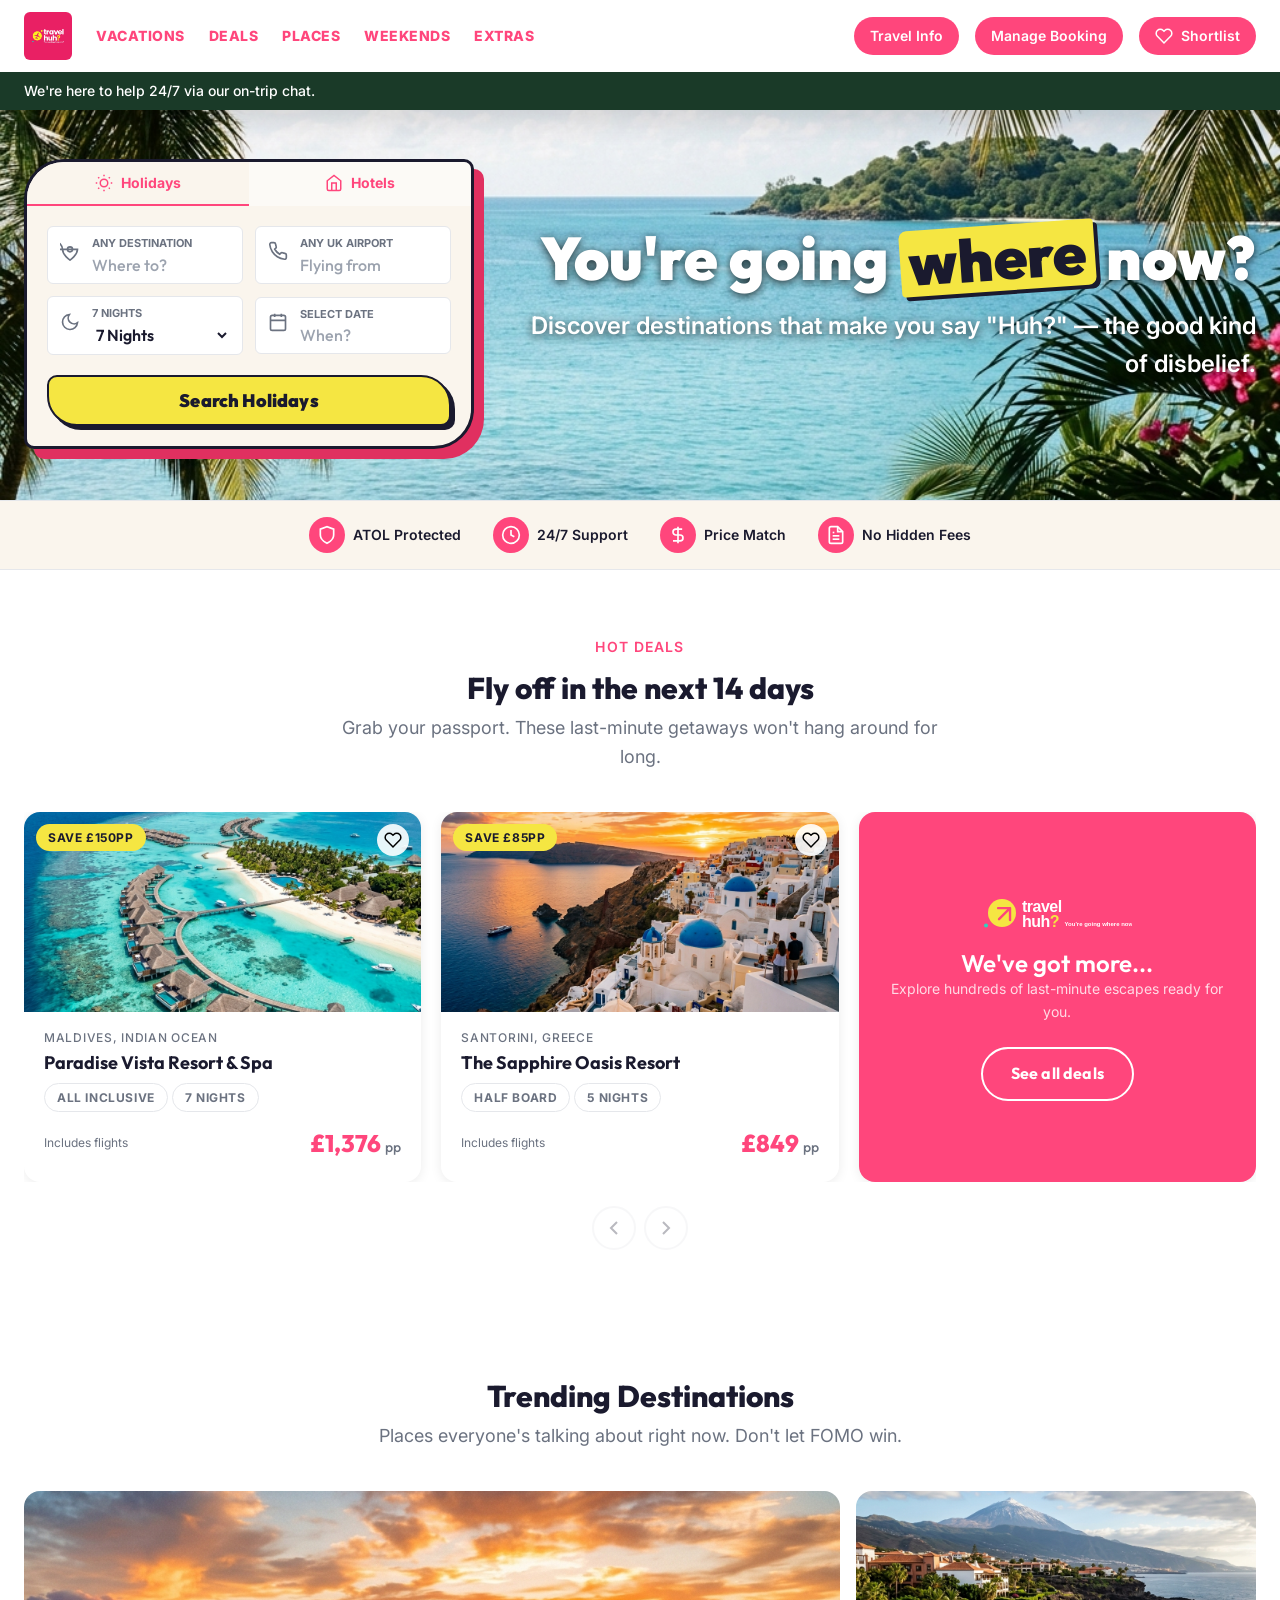
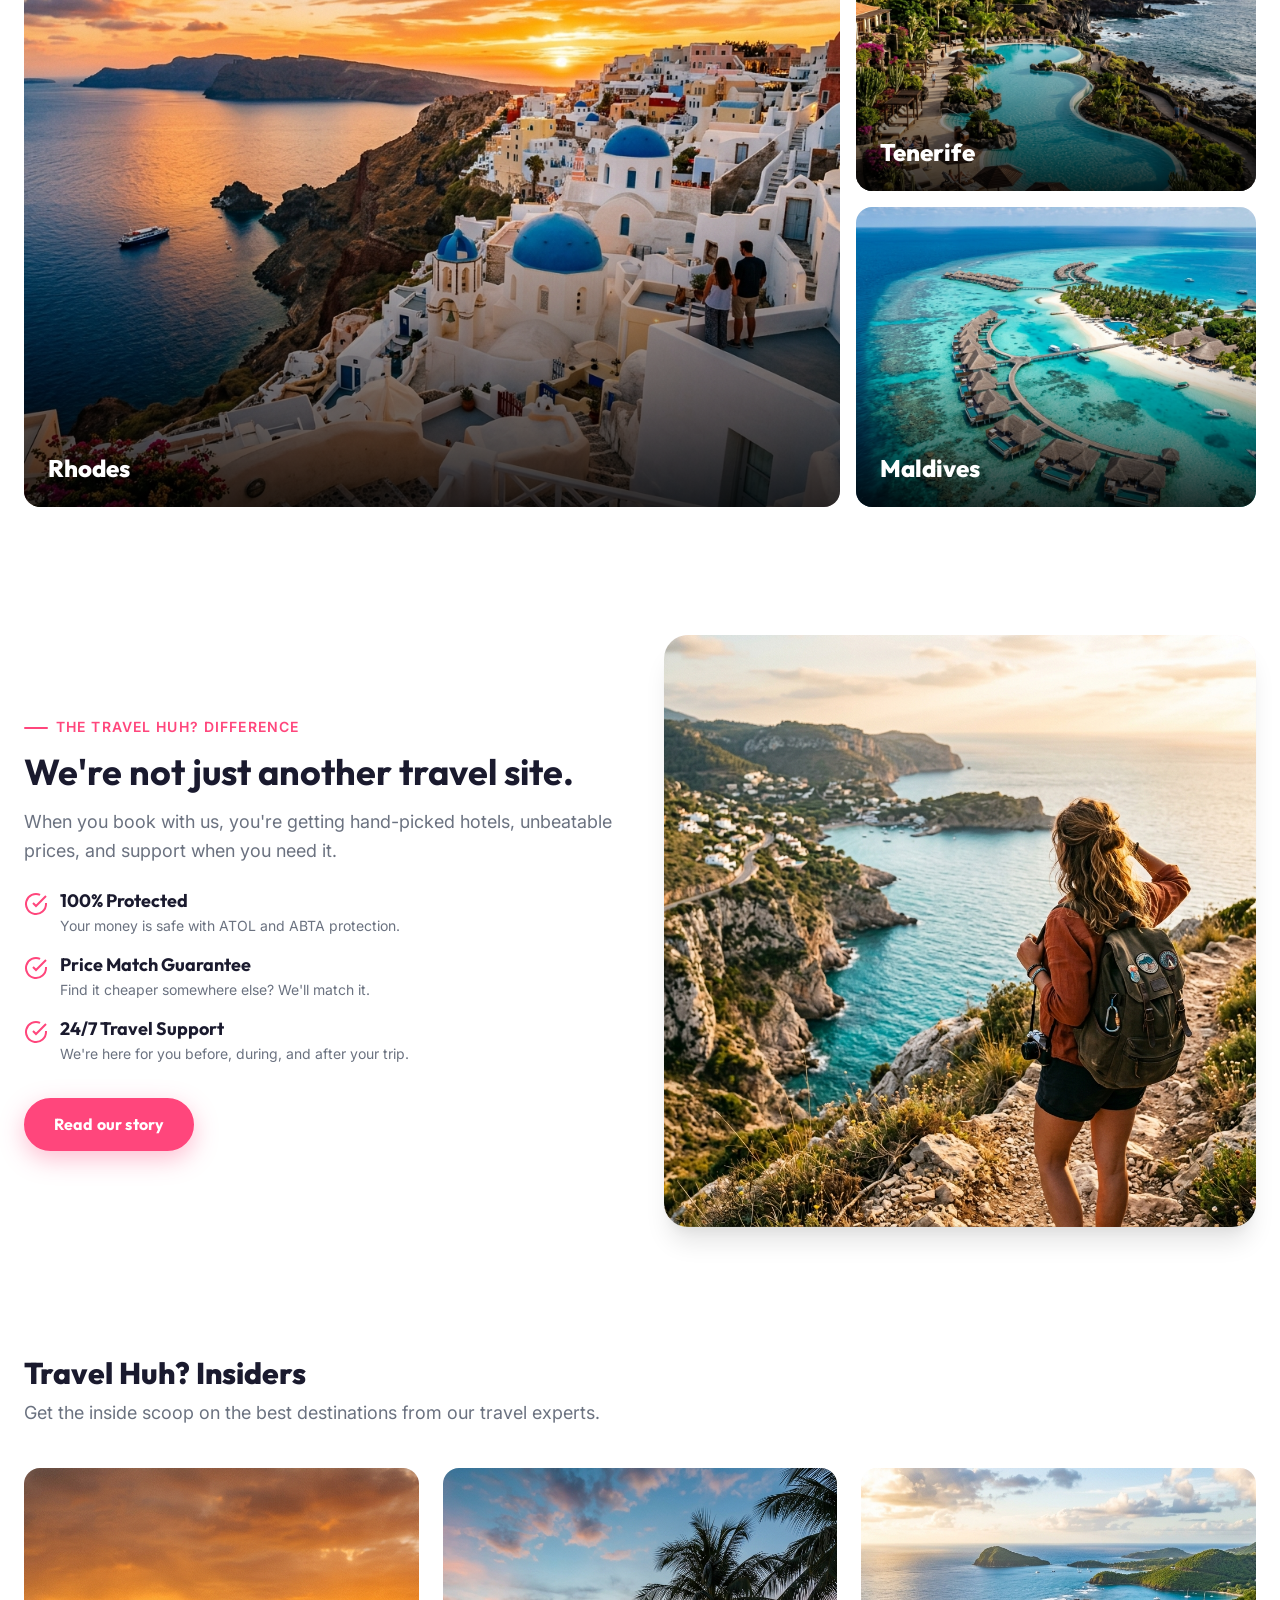
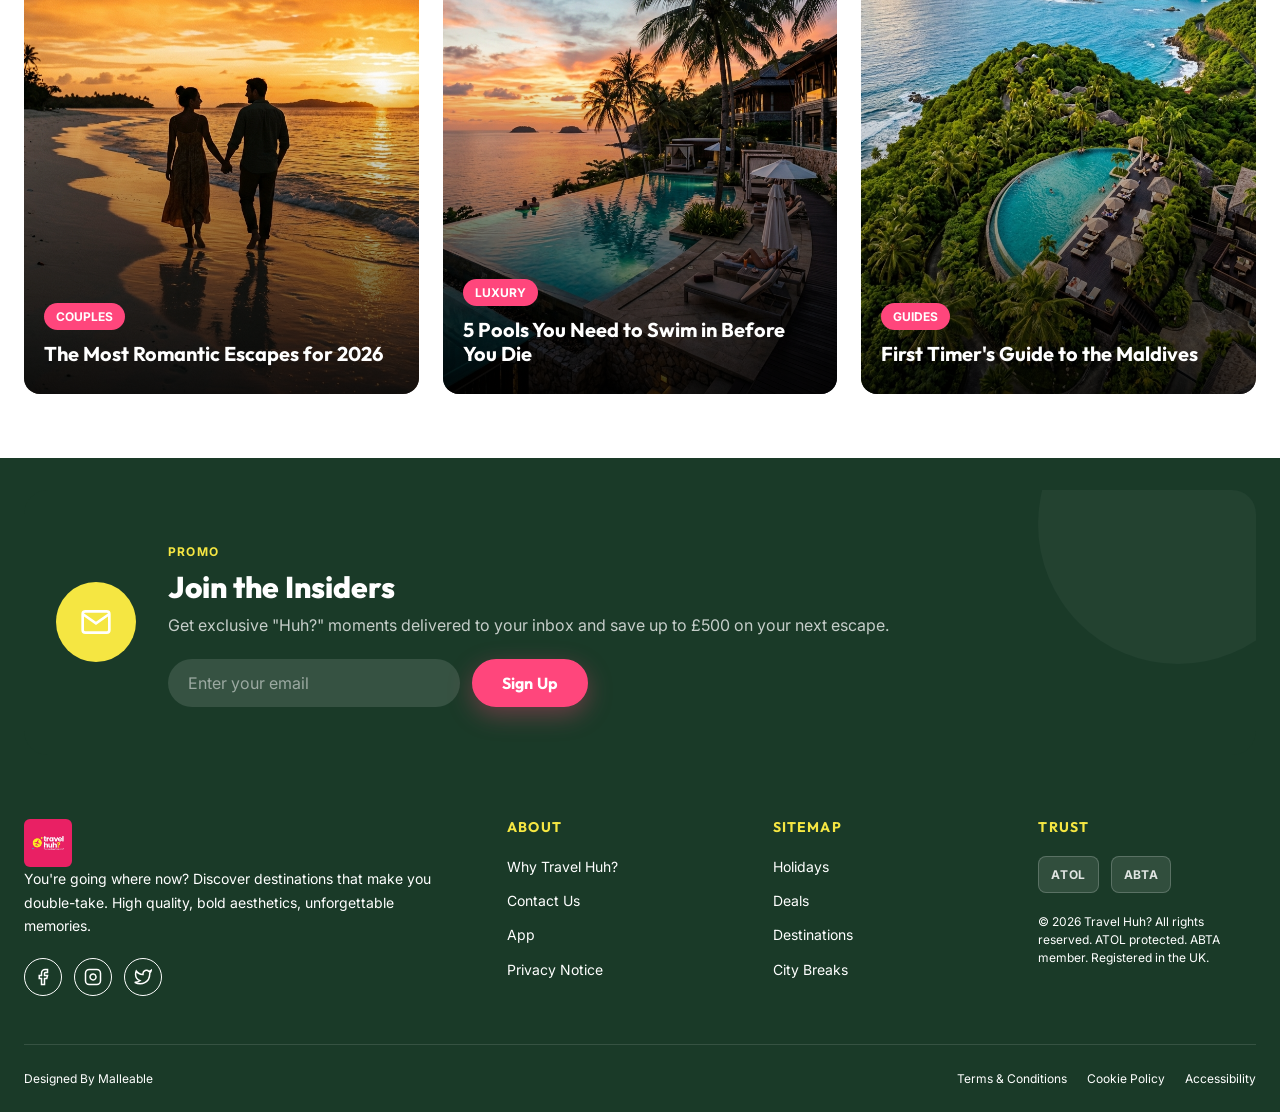
<file: index.html>
<!DOCTYPE html>
<html lang="en">
<head>
  <meta charset="UTF-8">
  <meta name="viewport" content="width=device-width, initial-scale=1.0">
  <meta name="color-scheme" content="light">
  <title>Travel Huh? | You're going where now?</title>
  <meta name="description" content="Discover destinations that make you say 'Huh?' – the good kind of disbelief.">
  <link rel="stylesheet" href="css/style.css">
  <link rel="stylesheet" href="css/components.css">
</head>
<body>

  <!-- Navigation -->
  <header class="header-main header-main--floating">
    <div class="header-main__top">
      <div class="header-main__inner">
        <a href="index.html" class="header-main__logo">
          <img src="assets/logo.jpeg" alt="Travel Huh? Logo" id="nav-logo" class="site-logo">
        </a>
        
        <ul class="header-main__nav">
          <li><a href="#">Vacations</a></li>
          <li><a href="#">Deals</a></li>
          <li><a href="#">Places</a></li>
          <li><a href="#">Weekends</a></li>
          <li><a href="#">Extras</a></li>
        </ul>

        <div class="header-main__utils">
          <a href="#" class="header-main__link header-main__link--pill">Travel Info</a>
          <a href="#" class="header-main__link header-main__link--pill">Manage Booking</a>
          <a href="search-results.html" class="header-main__link header-main__link--pill">
            <svg width="18" height="18" viewBox="0 0 24 24" fill="none" stroke="currentColor" stroke-width="2"><path d="M20.84 4.61a5.5 5.5 0 0 0-7.78 0L12 5.67l-1.06-1.06a5.5 5.5 0 0 0-7.78 7.78l1.06 1.06L12 21.23l7.78-7.78 1.06-1.06a5.5 5.5 0 0 0 0-7.78z"></path></svg>
            Shortlist
          </a>
        </div>

        <button class="navbar__hamburger" id="mobile-menu-btn" aria-label="Toggle menu">
          <span></span><span></span><span></span>
        </button>
      </div>
    </div>
    <div class="header-main__bottom">
      <div class="header-main__inner">
        We're here to help 24/7 via our on-trip chat.
      </div>
    </div>
  </header>

  <!-- Mobile Menu -->
  <div class="mobile-menu" id="mobile-menu">
    <a href="#" class="mobile-menu__link text-pink">Vacations</a>
    <a href="#" class="mobile-menu__link text-pink">Deals</a>
    <a href="#" class="mobile-menu__link text-pink">Places</a>
    <a href="#" class="mobile-menu__link text-pink">Weekends</a>
    <a href="#" class="mobile-menu__link text-pink">Extras</a>
    <hr style="border: 0; border-top: 1px solid var(--color-border); margin: var(--space-2) 0;">
    <a href="#" class="mobile-menu__link">Travel Info</a>
    <a href="#" class="mobile-menu__link">Manage Booking</a>
    <a href="search-results.html" class="mobile-menu__link">Shortlist (0)</a>
  </div>
  <main class="page-wrapper page-wrapper--hero">
    
    <!-- Hero Section -->
    <section class="hero hero--split">
      <div class="hero__bg">
        <img src="assets/images/hero-option-4.png" alt="Tropical paradise">
        <div class="hero__overlay"></div>
      </div>
      
      <div class="container hero__inner animate-fadeInUp">
        <div class="hero__text-col">
          <h1 class="hero__title hero__title--right">You're going <span class="highlight">where</span> now?</h1>
          <p class="hero__subtitle hero__subtitle--right">Discover destinations that make you say "Huh?" — the good kind of disbelief.</p>
        </div>

        <div class="hero__widget-col">
          <div class="search-widget-card">
            <div class="search-widget-tabs">
              <button class="search-tab active" id="tab-holidays">
                <svg width="18" height="18" viewBox="0 0 24 24" fill="none" stroke="currentColor" stroke-width="2"><circle cx="12" cy="12" r="5"></circle><line x1="12" y1="1" x2="12" y2="3"></line><line x1="12" y1="21" x2="12" y2="23"></line><line x1="4.22" y1="4.22" x2="5.64" y2="5.64"></line><line x1="18.36" y1="19.36" x2="19.78" y2="18.36"></line><line x1="1" y1="12" x2="3" y2="12"></line><line x1="21" y1="12" x2="23" y2="12"></line><line x1="4.22" y1="19.78" x2="5.64" y2="18.36"></line><line x1="18.36" y1="5.64" x2="19.78" y2="4.22"></line></svg>
                Holidays
              </button>
              <button class="search-tab" id="tab-hotels">
                <svg width="18" height="18" viewBox="0 0 24 24" fill="none" stroke="currentColor" stroke-width="2"><path d="M3 9l9-7 9 7v11a2 2 0 0 1-2 2H5a2 2 0 0 1-2-2z"></path><polyline points="9 22 9 12 15 12 15 22"></polyline></svg>
                Hotels
              </button>
            </div>
            
            <div class="search-widget-body">
              <!-- HOLIDAYS FORM -->
              <div id="form-holidays" class="search-form-wrapper">
                <form action="#" method="GET">
                  <div class="search-input-row search-input-row--split">
                    <div class="search-field-half">
                      <div class="search-icon"><svg width="20" height="20" viewBox="0 0 24 24" fill="none" stroke="currentColor" stroke-width="2"><path d="M21 10c0 7-9 13-9 13s-9-6-9-13a9 9 0 0 0-18 0z"></path><circle cx="12" cy="10" r="3"></circle></svg></div>
                      <div class="search-field">
                        <label for="destination">ANY DESTINATION</label>
                        <input type="text" id="destination" placeholder="Where to?" name="destination">
                      </div>
                    </div>
                    <div class="search-field-half">
                      <div class="search-icon"><svg width="20" height="20" viewBox="0 0 24 24" fill="none" stroke="currentColor" stroke-width="2"><path d="M22 16.92v3a2 2 0 0 1-2.18 2 19.79 19.79 0 0 1-8.63-3.07 19.5 19.5 0 0 1-6-6 19.79 19.79 0 0 1-3.07-8.67A2 2 0 0 1 4.11 2h3a2 2 0 0 1 2 1.72 12.84 12.84 0 0 0 .7 2.81 2 2 0 0 1-.45 2.11L8.09 9.91a16 16 0 0 0 6 6l1.27-1.27a2 2 0 0 1 2.11-.45 12.84 12.84 0 0 0 2.81.7A2 2 0 0 1 22 16.92z"></path></svg></div>
                      <div class="search-field">
                        <label for="departure">ANY UK AIRPORT</label>
                        <input type="text" id="departure" placeholder="Flying from" name="departure">
                      </div>
                    </div>
                  </div>
                  
                  <div class="search-input-row search-input-row--split">
                    <div class="search-field-half">
                      <div class="search-icon"><svg width="20" height="20" viewBox="0 0 24 24" fill="none" stroke="currentColor" stroke-width="2"><path d="M21 12.79A9 9 0 1 1 11.21 3 7 7 0 0 0 21 12.79z"></path></svg></div>
                      <div class="search-field">
                        <label for="duration">7 NIGHTS</label>
                        <select id="duration" name="duration">
                          <option value="7">7 Nights</option>
                          <option value="10">10 Nights</option>
                          <option value="14">14 Nights</option>
                        </select>
                      </div>
                    </div>
                    <div class="search-field-half">
                      <div class="search-icon"><svg width="20" height="20" viewBox="0 0 24 24" fill="none" stroke="currentColor" stroke-width="2"><rect x="3" y="4" width="18" height="18" rx="2" ry="2"></rect><line x1="16" y1="2" x2="16" y2="6"></line><line x1="8" y1="2" x2="8" y2="6"></line><line x1="3" y1="10" x2="21" y2="10"></line></svg></div>
                      <div class="search-field">
                        <label for="dates">SELECT DATE</label>
                        <input type="text" id="dates" placeholder="When?" name="dates">
                      </div>
                    </div>
                  </div>
                  <button type="submit" class="btn btn--pink search-submit-btn">Search Holidays</button>
                </form>
              </div>

              <!-- HOTELS FORM -->
              <div id="form-hotels" class="search-form-wrapper" style="display: none;">
                <form action="#" method="GET">
                  <div class="search-input-row search-input-row--split">
                    <div class="search-field-half">
                      <div class="search-icon"><svg width="20" height="20" viewBox="0 0 24 24" fill="none" stroke="currentColor" stroke-width="2"><path d="M21 10c0 7-9 13-9 13s-9-6-9-13a9 9 0 0 0-18 0z"></path><circle cx="12" cy="10" r="3"></circle></svg></div>
                      <div class="search-field">
                        <label for="hotel-destination">ANY HOTEL OR DESTINATION</label>
                        <input type="text" id="hotel-destination" placeholder="Where to?" name="hotel-destination">
                      </div>
                    </div>
                    <div class="search-field-half">
                      <div class="search-icon"><svg width="20" height="20" viewBox="0 0 24 24" fill="none" stroke="currentColor" stroke-width="2"><rect x="3" y="4" width="18" height="18" rx="2" ry="2"></rect><line x1="16" y1="2" x2="16" y2="6"></line><line x1="8" y1="2" x2="8" y2="6"></line><line x1="3" y1="10" x2="21" y2="10"></line></svg></div>
                      <div class="search-field">
                        <label for="hotel-dates">CHECK-IN & CHECK-OUT</label>
                        <input type="text" id="hotel-dates" placeholder="When?" name="hotel-dates">
                      </div>
                    </div>
                  </div>
                  
                  <div class="search-input-row">
                    <div class="search-icon"><svg width="20" height="20" viewBox="0 0 24 24" fill="none" stroke="currentColor" stroke-width="2"><path d="M17 21v-2a4 4 0 0 0-4-4H5a4 4 0 0 0-4 4v2"></path><circle cx="9" cy="7" r="4"></circle><path d="M23 21v-2a4 4 0 0 0-3-3.87"></path><path d="M16 3.13a4 4 0 0 1 0 7.75"></path></svg></div>
                    <div class="search-field">
                      <label for="hotel-guests">GUESTS & ROOMS</label>
                      <input type="text" id="hotel-guests" placeholder="2 Adults, 1 Room" name="hotel-guests">
                    </div>
                  </div>
                  <button type="submit" class="btn btn--pink search-submit-btn">Search Hotels</button>
                </form>
              </div>
            </div>
          </div>
        </div>
      </div>
    </section>

    <!-- USP Strip -->
    <div class="usp-strip">
      <div class="container">
        <div class="usp-strip__inner">
          <div class="usp-item">
            <div class="usp-item__icon">
              <svg width="20" height="20" viewBox="0 0 24 24" fill="none" stroke="currentColor" stroke-width="2"><path d="M12 22s8-4 8-10V5l-8-3-8 3v7c0 6 8 10 8 10z"></path></svg>
            </div>
            ATOL Protected
          </div>
          <div class="usp-item">
            <div class="usp-item__icon">
              <svg width="20" height="20" viewBox="0 0 24 24" fill="none" stroke="currentColor" stroke-width="2"><circle cx="12" cy="12" r="10"></circle><polyline points="12 6 12 12 16 14"></polyline></svg>
            </div>
            24/7 Support
          </div>
          <div class="usp-item">
            <div class="usp-item__icon">
              <svg width="20" height="20" viewBox="0 0 24 24" fill="none" stroke="currentColor" stroke-width="2"><path d="M12 2v20M17 5H9.5a3.5 3.5 0 0 0 0 7h5a3.5 3.5 0 0 1 0 7H6"></path></svg>
            </div>
            Price Match
          </div>
          <div class="usp-item">
            <div class="usp-item__icon">
              <svg width="20" height="20" viewBox="0 0 24 24" fill="none" stroke="currentColor" stroke-width="2"><path d="M14 2H6a2 2 0 0 0-2 2v16a2 2 0 0 0 2 2h12a2 2 0 0 0 2-2V8z"></path><polyline points="14 2 14 8 20 8"></polyline><line x1="16" y1="13" x2="8" y2="13"></line><line x1="16" y1="17" x2="8" y2="17"></line><polyline points="10 9 9 9 8 9"></polyline></svg>
            </div>
            No Hidden Fees
          </div>
        </div>
      </div>
    </div>

    <!-- Deals Carousel Section -->
    <section class="section bg-light">
      <div class="container">
        <div class="section-header section-header--center reveal">
          <span class="section-header__label">Hot Deals</span>
          <h2 class="section-header__title">Fly off in the next 14 days</h2>
          <p class="section-header__subtitle">Grab your passport. These last-minute getaways won't hang around for long.</p>
        </div>

        <div class="carousel-wrapper reveal reveal--delay-1">
          <div class="carousel-track" id="deals-track">
            
            <!-- Deal 1 -->
            <div class="deal-card">
              <div class="deal-card__badge badge badge--yellow">Save £150pp</div>
              <button class="deal-card__wishlist" data-shortlist-id="paradise-vista" aria-label="Add to shortlist">
                <svg width="18" height="18" viewBox="0 0 24 24" fill="none" stroke="currentColor" stroke-width="2"><path d="M20.84 4.61a5.5 5.5 0 0 0-7.78 0L12 5.67l-1.06-1.06a5.5 5.5 0 0 0-7.78 7.78l1.06 1.06L12 21.23l7.78-7.78 1.06-1.06a5.5 5.5 0 0 0 0-7.78z"></path></svg>
              </button>
              <div class="deal-card__image">
                <img src="assets/images/dest-maldives.jpg" alt="Maldives">
              </div>
              <div class="deal-card__body">
                <div class="deal-card__destination">Maldives, Indian Ocean</div>
                <h3 class="deal-card__name">Paradise Vista Resort & Spa</h3>
                <div class="deal-card__features">
                  <span class="badge badge--outline">All Inclusive</span>
                  <span class="badge badge--outline">7 Nights</span>
                </div>
                <div class="deal-card__price-row">
                  <div class="deal-card__price-label">Includes flights</div>
                  <div class="deal-card__price">£1,376 <span class="deal-card__price-pp">pp</span></div>
                </div>
              </div>
            </div>

            <!-- Deal 2 -->
            <div class="deal-card">
              <div class="deal-card__badge badge badge--yellow">Save £85pp</div>
              <button class="deal-card__wishlist" data-shortlist-id="sapphire-oasis" aria-label="Add to shortlist">
                <svg width="18" height="18" viewBox="0 0 24 24" fill="none" stroke="currentColor" stroke-width="2"><path d="M20.84 4.61a5.5 5.5 0 0 0-7.78 0L12 5.67l-1.06-1.06a5.5 5.5 0 0 0-7.78 7.78l1.06 1.06L12 21.23l7.78-7.78 1.06-1.06a5.5 5.5 0 0 0 0-7.78z"></path></svg>
              </button>
              <div class="deal-card__image">
                <img src="assets/images/dest-santorini.jpg" alt="Santorini">
              </div>
              <div class="deal-card__body">
                <div class="deal-card__destination">Santorini, Greece</div>
                <h3 class="deal-card__name">The Sapphire Oasis Resort</h3>
                <div class="deal-card__features">
                  <span class="badge badge--outline">Half Board</span>
                  <span class="badge badge--outline">5 Nights</span>
                </div>
                <div class="deal-card__price-row">
                  <div class="deal-card__price-label">Includes flights</div>
                  <div class="deal-card__price">£849 <span class="deal-card__price-pp">pp</span></div>
                </div>
              </div>
            </div>

            <!-- Promo Card -->
            <div class="deal-card" style="background: var(--color-pink); color: var(--color-white); display: flex; flex-direction: column; justify-content: center; align-items: center; text-align: center; padding: var(--space-6);">
              <img src="assets/logo-white.svg" alt="" style="height: 40px; margin-bottom: var(--space-4);">
              <h3 class="heading-4 text-white mb-2">We've got more...</h3>
              <p style="color: rgba(255,255,255,0.8); font-size: var(--text-sm); margin-bottom: var(--space-6);">Explore hundreds of last-minute escapes ready for you.</p>
              <a href="search-results.html" class="btn btn--outline-white">See all deals</a>
            </div>

          </div>
        </div>
        
        <div class="carousel-nav" style="justify-content: center; margin-top: var(--space-6);">
          <button class="carousel-btn" id="deals-prev" aria-label="Previous deal" disabled>
            <svg width="24" height="24" viewBox="0 0 24 24" fill="none" stroke="currentColor" stroke-width="2"><polyline points="15 18 9 12 15 6"></polyline></svg>
          </button>
          <button class="carousel-btn" id="deals-next" aria-label="Next deal">
            <svg width="24" height="24" viewBox="0 0 24 24" fill="none" stroke="currentColor" stroke-width="2"><polyline points="9 18 15 12 9 6"></polyline></svg>
          </button>
        </div>
      </div>
    </section>

    <!-- Trending Destinations -->
    <section class="section">
      <div class="container">
        <div class="section-header section-header--center reveal">
          <h2 class="section-header__title">Trending Destinations</h2>
          <p class="section-header__subtitle">Places everyone's talking about right now. Don't let FOMO win.</p>
        </div>

        <div class="trending-grid reveal reveal--delay-1">
          <a href="search-results.html?dest=rhodes" class="trending-card trending-card--large">
            <img src="assets/images/dest-santorini.jpg" alt="Rhodes" class="trending-card__img">
            <div class="trending-card__overlay">
              <h3 class="trending-card__title">Rhodes</h3>
            </div>
          </a>
          <a href="search-results.html?dest=tenerife" class="trending-card">
            <img src="assets/images/dest-tenerife.jpg" alt="Tenerife" class="trending-card__img">
            <div class="trending-card__overlay">
              <h3 class="trending-card__title">Tenerife</h3>
            </div>
          </a>
          <a href="search-results.html?dest=maldives" class="trending-card">
            <img src="assets/images/dest-maldives.jpg" alt="Maldives" class="trending-card__img">
            <div class="trending-card__overlay">
              <h3 class="trending-card__title">Maldives</h3>
            </div>
          </a>
        </div>
      </div>
    </section>

    <!-- Why Us Split Section -->
    <section class="section bg-light">
      <div class="container">
        <div class="split-content">
          <div class="split-content__text reveal">
            <span class="section-header__label">The Travel Huh? Difference</span>
            <h2 class="heading-2" style="margin-bottom: var(--space-4);">We're not just another travel site.</h2>
            <p class="text-muted" style="font-size: var(--text-lg);">When you book with us, you're getting hand-picked hotels, unbeatable prices, and support when you need it.</p>
            
            <ul class="split-content__list">
              <li>
                <div class="split-content__icon">
                  <svg width="24" height="24" viewBox="0 0 24 24" fill="none" stroke="currentColor" stroke-width="2"><path d="M22 11.08V12a10 10 0 1 1-5.93-9.14"></path><polyline points="22 4 12 14.01 9 11.01"></polyline></svg>
                </div>
                <div>
                  <h4>100% Protected</h4>
                  <p>Your money is safe with ATOL and ABTA protection.</p>
                </div>
              </li>
              <li>
                <div class="split-content__icon">
                  <svg width="24" height="24" viewBox="0 0 24 24" fill="none" stroke="currentColor" stroke-width="2"><path d="M22 11.08V12a10 10 0 1 1-5.93-9.14"></path><polyline points="22 4 12 14.01 9 11.01"></polyline></svg>
                </div>
                <div>
                  <h4>Price Match Guarantee</h4>
                  <p>Find it cheaper somewhere else? We'll match it.</p>
                </div>
              </li>
              <li>
                <div class="split-content__icon">
                  <svg width="24" height="24" viewBox="0 0 24 24" fill="none" stroke="currentColor" stroke-width="2"><path d="M22 11.08V12a10 10 0 1 1-5.93-9.14"></path><polyline points="22 4 12 14.01 9 11.01"></polyline></svg>
                </div>
                <div>
                  <h4>24/7 Travel Support</h4>
                  <p>We're here for you before, during, and after your trip.</p>
                </div>
              </li>
            </ul>

            <a href="#" class="btn btn--primary">Read our story</a>
          </div>
          <div class="split-content__image reveal reveal--delay-2">
            <img src="assets/images/blog-1.jpg" alt="Traveler enjoying the view">
          </div>
        </div>
      </div>
    </section>

    <!-- Blog / Insiders -->
    <section class="section">
      <div class="container">
        <div class="section-header reveal">
          <h2 class="section-header__title">Travel Huh? Insiders</h2>
          <p class="section-header__subtitle">Get the inside scoop on the best destinations from our travel experts.</p>
        </div>

        <div class="blog-row reveal reveal--delay-1">
          <a href="#" class="blog-card">
            <img src="assets/images/blog-2.jpg" alt="Couple walking" class="blog-card__img">
            <div class="blog-card__content">
              <span class="blog-card__tag">Couples</span>
              <h3 class="blog-card__title">The Most Romantic Escapes for 2026</h3>
            </div>
          </a>
          <a href="#" class="blog-card">
            <img src="assets/images/hotel-pool.jpg" alt="Hotel pool" class="blog-card__img">
            <div class="blog-card__content">
              <span class="blog-card__tag">Luxury</span>
              <h3 class="blog-card__title">5 Pools You Need to Swim in Before You Die</h3>
            </div>
          </a>
          <a href="#" class="blog-card">
            <img src="assets/images/blog-3.jpg" alt="Drone view of resort" class="blog-card__img">
            <div class="blog-card__content">
              <span class="blog-card__tag">Guides</span>
              <h3 class="blog-card__title">First Timer's Guide to the Maldives</h3>
            </div>
          </a>
        </div>
      </div>
    </section>

  </main>

  <!-- Footer -->
  <footer class="footer">
    <div class="container">
      
      <!-- Newsletter Section inside footer area -->
      <div class="newsletter-section" style="margin-bottom: var(--space-16); margin-top: calc(var(--space-8) * -1);">
        <div class="newsletter-section__icon">
          <svg width="32" height="32" viewBox="0 0 24 24" fill="none" stroke="currentColor" stroke-width="2"><path d="M4 4h16c1.1 0 2 .9 2 2v12c0 1.1-.9 2-2 2H4c-1.1 0-2-.9-2-2V6c0-1.1.9-2 2-2z"></path><polyline points="22,6 12,13 2,6"></polyline></svg>
        </div>
        <div class="newsletter-section__content">
          <span class="newsletter-section__label">Promo</span>
          <h3 class="newsletter-section__title">Join the Insiders</h3>
          <p class="newsletter-section__subtitle">Get exclusive "Huh?" moments delivered to your inbox and save up to £500 on your next escape.</p>
          <form class="newsletter-form">
            <input type="email" placeholder="Enter your email" class="newsletter-input" required>
            <button type="submit" class="btn btn--primary">Sign Up</button>
          </form>
        </div>
      </div>

      <div class="footer__grid">
        <div class="footer__brand">
          <a href="index.html" class="footer__brand-logo">
            <img src="assets/logo.jpeg" alt="Travel Huh? Logo" class="site-logo">
          </a>
          <p class="footer__brand-tagline">You're going where now? Discover destinations that make you double-take. High quality, bold aesthetics, unforgettable memories.</p>
          <div class="footer__socials">
            <a href="#" class="footer__social-link"><svg width="18" height="18" viewBox="0 0 24 24" fill="none" stroke="currentColor" stroke-width="2"><path d="M18 2h-3a5 5 0 0 0-5 5v3H7v4h3v8h4v-8h3l1-4h-4V7a1 1 0 0 1 1-1h3z"></path></svg></a>
            <a href="#" class="footer__social-link"><svg width="18" height="18" viewBox="0 0 24 24" fill="none" stroke="currentColor" stroke-width="2"><rect x="2" y="2" width="20" height="20" rx="5" ry="5"></rect><path d="M16 11.37A4 4 0 1 1 12.63 8 4 4 0 0 1 16 11.37z"></path><line x1="17.5" y1="6.5" x2="17.51" y2="6.5"></line></svg></a>
            <a href="#" class="footer__social-link"><svg width="18" height="18" viewBox="0 0 24 24" fill="none" stroke="currentColor" stroke-width="2"><path d="M23 3a10.9 10.9 0 0 1-3.14 1.53 4.48 4.48 0 0 0-7.86 3v1A10.66 10.66 0 0 1 3 4s-4 9 5 13a11.64 11.64 0 0 1-7 2c9 5 20 0 20-11.5a4.5 4.5 0 0 0-.08-.83A7.72 7.72 0 0 0 23 3z"></path></svg></a>
          </div>
        </div>

        <div>
          <h4 class="footer__col-title">About</h4>
          <ul class="footer__links">
            <li><a href="#" class="footer__link">Why Travel Huh?</a></li>
            <li><a href="#" class="footer__link">Contact Us</a></li>
            <li><a href="#" class="footer__link">App</a></li>
            <li><a href="#" class="footer__link">Privacy Notice</a></li>
          </ul>
        </div>

        <div>
          <h4 class="footer__col-title">Sitemap</h4>
          <ul class="footer__links">
            <li><a href="#" class="footer__link">Holidays</a></li>
            <li><a href="#" class="footer__link">Deals</a></li>
            <li><a href="#" class="footer__link">Destinations</a></li>
            <li><a href="#" class="footer__link">City Breaks</a></li>
          </ul>
        </div>

        <div>
          <h4 class="footer__col-title">Trust</h4>
          <div class="footer__trust-badges">
            <span class="footer__trust-badge">ATOL</span>
            <span class="footer__trust-badge">ABTA</span>
          </div>
          <p style="font-size: var(--text-xs); color: var(--color-white); line-height: 1.5;">© 2026 Travel Huh? All rights reserved. ATOL protected. ABTA member. Registered in the UK.</p>
        </div>
      </div>

      <div class="footer__bottom">
        <div class="footer__copyright">
          Designed By Malleable
        </div>
        <div class="footer__bottom-links">
          <a href="#" class="footer__bottom-link">Terms & Conditions</a>
          <a href="#" class="footer__bottom-link">Cookie Policy</a>
          <a href="#" class="footer__bottom-link">Accessibility</a>
        </div>
      </div>
    </div>
  </footer>

  <script src="js/main.js?v=2"></script>
</body>
</html>
</file>
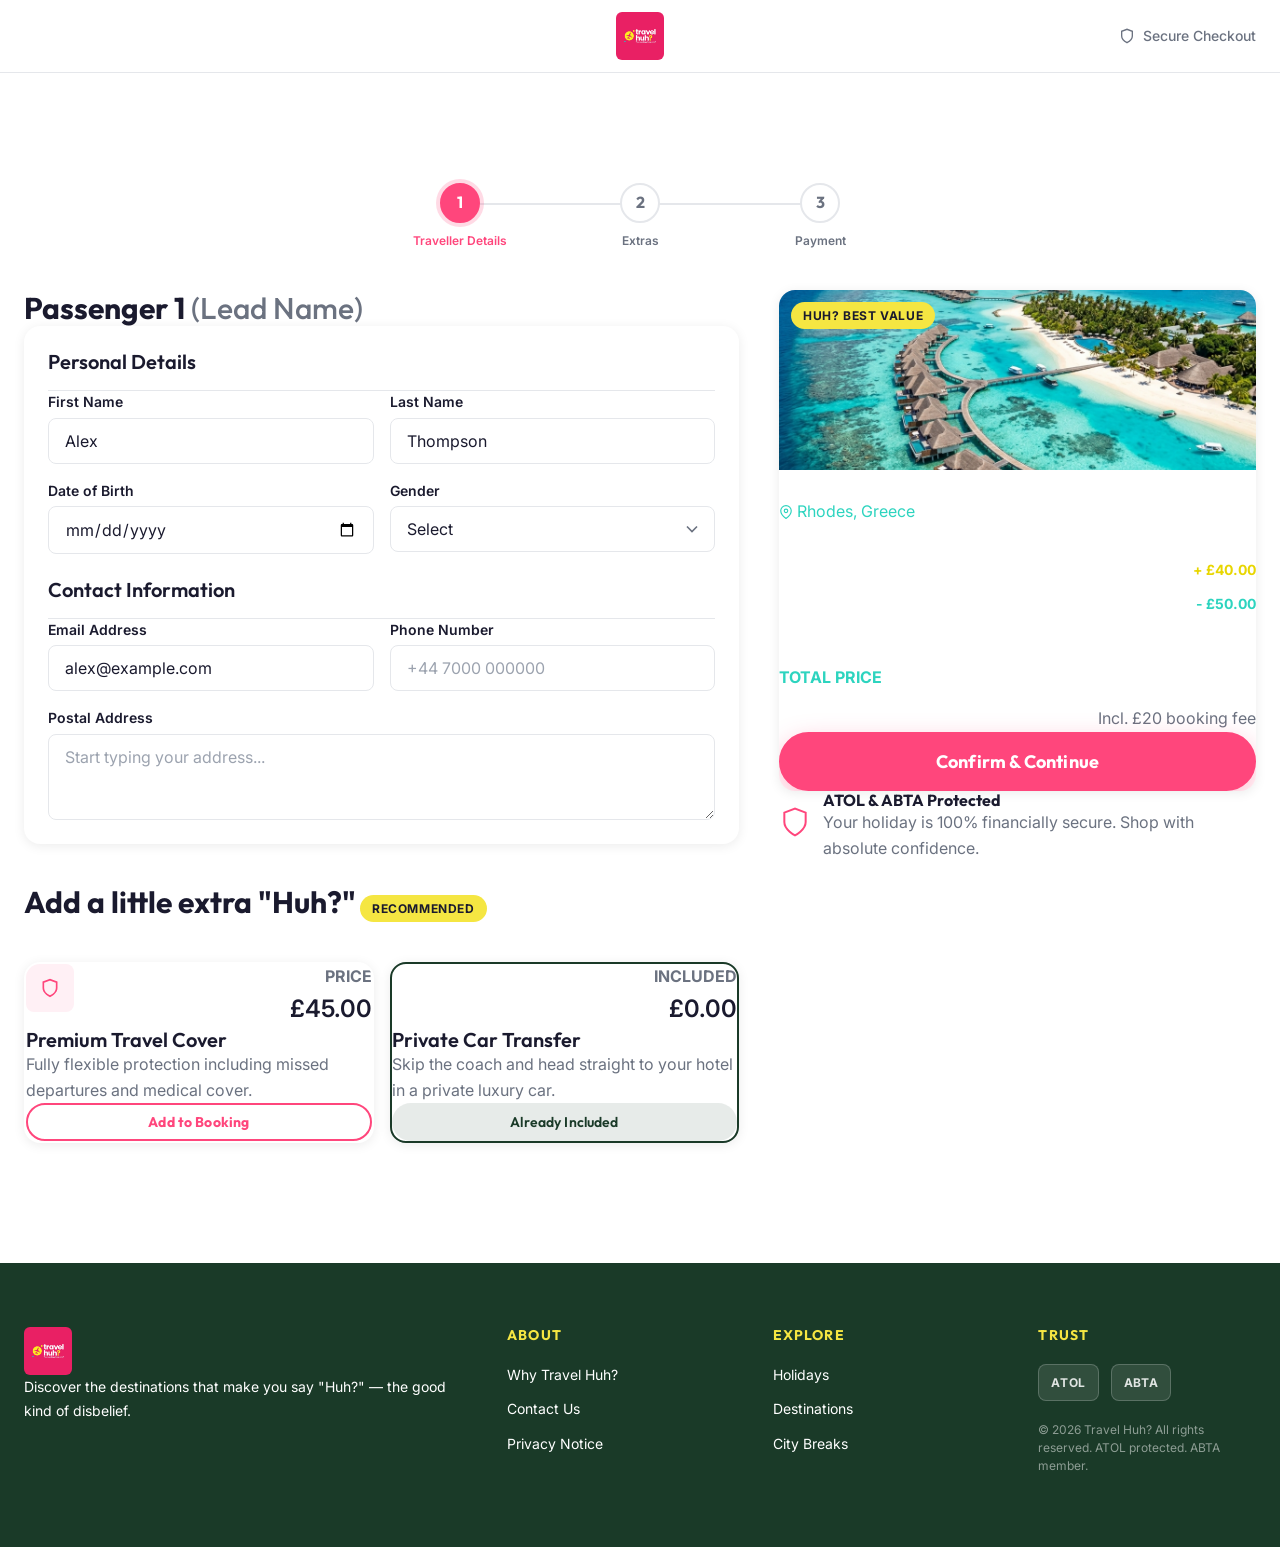
<file: checkout.html>
<!DOCTYPE html>
<html lang="en">
<head>
  <meta charset="UTF-8">
  <meta name="viewport" content="width=device-width, initial-scale=1.0">
  <title>Checkout | Travel Huh?</title>
  <link rel="stylesheet" href="css/style.css">
  <link rel="stylesheet" href="css/components.css">
</head>
<body class="bg-light">

  <!-- Navigation (Simplified for checkout) -->
  <nav class="navbar" id="navbar">
    <div class="navbar__inner" style="justify-content: center;">
      <a href="index.html" class="navbar__logo">
        <img src="assets/logo.jpeg" alt="Travel Huh? Logo" class="site-logo">
      </a>
      <div style="position: absolute; right: var(--space-6); display: flex; align-items: center; gap: var(--space-2); color: var(--color-text-muted); font-size: var(--text-sm); font-weight: 500;">
        <svg width="16" height="16" viewBox="0 0 24 24" fill="none" stroke="currentColor" stroke-width="2"><path d="M12 22s8-4 8-10V5l-8-3-8 3v7c0 6 8 10 8 10z"></path></svg> Secure Checkout
      </div>
    </div>
  </nav>

  <main class="page-wrapper" style="padding-bottom: 80px;">
    
    <div class="container section section--sm">
      
      <!-- Progress Stepper -->
      <div class="checkout-stepper mb-10">
        <div class="steps">
          <div class="step active">
            <div class="step__circle">1</div>
            <div class="step__label">Traveller Details</div>
          </div>
          <div class="step">
            <div class="step__circle">2</div>
            <div class="step__label">Extras</div>
          </div>
          <div class="step">
            <div class="step__circle">3</div>
            <div class="step__label">Payment</div>
          </div>
        </div>
      </div>

      <!-- Checkout Layout -->
      <div class="checkout-layout">
        
        <!-- Left Column: Forms -->
        <div class="checkout-main">
          
          <h2 class="heading-3 mb-6">Passenger 1 <span class="text-muted text-lg fw-medium">(Lead Name)</span></h2>
          
          <div class="card p-6 mb-8">
            <h3 class="heading-5 mb-4 border-bottom pb-4" style="border-bottom: 1px solid var(--color-border); padding-bottom: 1rem;">Personal Details</h3>
            
            <div class="form-grid mb-6">
              <div class="form-group">
                <label class="form-label" for="firstName">First Name</label>
                <input type="text" id="firstName" class="form-input" placeholder="e.g. Alex" value="Alex">
              </div>
              <div class="form-group">
                <label class="form-label" for="lastName">Last Name</label>
                <input type="text" id="lastName" class="form-input" placeholder="e.g. Thompson" value="Thompson">
              </div>
              <div class="form-group">
                <label class="form-label" for="dob">Date of Birth</label>
                <input type="date" id="dob" class="form-input">
              </div>
              <div class="form-group">
                <label class="form-label" for="gender">Gender</label>
                <select id="gender" class="form-select">
                  <option value="" disabled selected>Select</option>
                  <option value="male">Male</option>
                  <option value="female">Female</option>
                  <option value="other">Other</option>
                </select>
              </div>
            </div>

            <h3 class="heading-5 mb-4 mt-6 border-bottom pb-4" style="border-bottom: 1px solid var(--color-border); padding-bottom: 1rem;">Contact Information</h3>
            
            <div class="form-grid">
              <div class="form-group">
                <label class="form-label" for="email">Email Address</label>
                <input type="email" id="email" class="form-input" placeholder="alex@example.com" value="alex@example.com">
              </div>
              <div class="form-group">
                <label class="form-label" for="phone">Phone Number</label>
                <input type="tel" id="phone" class="form-input" placeholder="+44 7000 000000">
              </div>
              <div class="form-group" style="grid-column: 1 / -1;">
                <label class="form-label" for="address">Postal Address</label>
                <textarea id="address" class="form-input" rows="3" placeholder="Start typing your address..."></textarea>
              </div>
            </div>
          </div>

          <div class="section-header mb-4 mt-10">
            <h2 class="heading-3" style="display: inline-block;">Add a little extra "Huh?"</h2>
            <span class="badge badge--yellow ml-2" style="vertical-align: middle;">Recommended</span>
          </div>

          <div class="extras-grid">
            
            <!-- Extra 1 -->
            <div class="card p-5 extra-card">
              <div class="extra-card__header mb-3">
                <div class="extra-card__icon bg-pink-light text-pink">
                  <svg width="20" height="20" viewBox="0 0 24 24" fill="none" stroke="currentColor" stroke-width="2"><path d="M12 22s8-4 8-10V5l-8-3-8 3v7c0 6 8 10 8 10z"></path></svg>
                </div>
                <div class="text-right">
                  <div class="text-xs text-muted fw-bold text-uppercase">PRICE</div>
                  <div class="heading-4 text-text">£45<span class="text-xs">.00</span></div>
                </div>
              </div>
              <h4 class="heading-5 mb-2">Premium Travel Cover</h4>
              <p class="text-sm text-muted mb-4">Fully flexible protection including missed departures and medical cover.</p>
              <button class="btn btn--outline btn--sm w-100" id="btn-add-cover">Add to Booking</button>
            </div>

            <!-- Extra 2 -->
            <div class="card p-5 extra-card extra-card--included border-green">
              <div class="extra-card__header mb-3">
                <div class="extra-card__icon bg-green text-white">
                  <svg width="20" height="20" viewBox="0 0 24 24" fill="none" stroke="currentColor" stroke-width="2"><rect x="1" y="3" width="15" height="13"></rect><polygon points="16 8 20 8 23 11 23 16 16 16 16 8"></polygon><circle cx="5.5" cy="18.5" r="2.5"></circle><circle cx="18.5" cy="18.5" r="2.5"></circle></svg>
                </div>
                <div class="text-right">
                  <div class="text-xs text-muted fw-bold text-uppercase">INCLUDED</div>
                  <div class="heading-4 text-text">£0<span class="text-xs">.00</span></div>
                </div>
              </div>
              <h4 class="heading-5 mb-2">Private Car Transfer</h4>
              <p class="text-sm text-muted mb-4">Skip the coach and head straight to your hotel in a private luxury car.</p>
              <button class="btn btn--ghost btn--sm w-100" disabled style="color: var(--color-green); font-weight: 600; background: rgba(26,58,40,0.1); border-color: transparent;">Already Included</button>
            </div>

          </div>

          <div class="card p-6 mt-8" id="payment-section" style="display: none;">
            <h3 class="heading-5 mb-4">Payment Details</h3>
            <div class="form-grid">
              <div class="form-group" style="grid-column: 1 / -1;">
                <label class="form-label" for="cardName">Name on Card</label>
                <input type="text" id="cardName" class="form-input" autocomplete="cc-name">
              </div>
              <div class="form-group" style="grid-column: 1 / -1;">
                <label class="form-label" for="cardNumber">Card Number</label>
                <input type="text" id="cardNumber" class="form-input" inputmode="numeric" autocomplete="cc-number" maxlength="19" placeholder="1234 5678 9012 3456">
              </div>
              <div class="form-group">
                <label class="form-label" for="expiry">Expiry Date</label>
                <input type="text" id="expiry" class="form-input" inputmode="numeric" autocomplete="cc-exp" placeholder="MM/YY" maxlength="5">
              </div>
              <div class="form-group">
                <label class="form-label" for="cvv">Security Code</label>
                <input type="password" id="cvv" class="form-input" inputmode="numeric" autocomplete="cc-csc" maxlength="4">
              </div>
            </div>
          </div>

        </div>

        <!-- Right Column: Summary Sidebar -->
        <aside class="checkout-sidebar">
          <div class="summary-card card">
            <div class="summary-card__header">
              <span class="badge badge--yellow" style="position: absolute; top: 12px; left: 12px; z-index: 2;">HUH? BEST VALUE</span>
              <img src="assets/images/dest-maldives.jpg" alt="Blue Horizon Resort & Spa" class="summary-card__img">
            </div>
            
            <div class="summary-card__body p-5 bg-green text-white">
              <h3 class="heading-4 mb-2 text-white" id="checkout-hotel-name">Paradise Vista Resort & Spa</h3>
              <div class="text-sm text-cyan mb-6 d-flex align-items-center gap-1">
                <svg width="14" height="14" viewBox="0 0 24 24" fill="none" stroke="currentColor" stroke-width="2"><path d="M21 10c0 7-9 13-9 13s-9-6-9-13a9 9 0 0 1 18 0z"></path><circle cx="12" cy="10" r="3"></circle></svg>
                Rhodes, Greece
              </div>

              <div class="summary-list">
                <div class="summary-list__item">
                  <span>Adults (x2)</span>
                  <span class="fw-bold">£1,198.00</span>
                </div>
                <div class="summary-list__item">
                  <span>Baggage Upgrade</span>
                  <span class="fw-bold text-yellow">+ £40.00</span>
                </div>
                <div class="summary-list__item">
                  <span>Discount Code</span>
                  <span class="fw-bold text-cyan">- £50.00</span>
                </div>
                <div class="summary-list__item" id="cover-cost-row" style="display: none;">
                  <span>Premium Travel Cover</span>
                  <span class="fw-bold">+ £45.00</span>
                </div>
              </div>

              <div class="divider" style="background: rgba(255,255,255,0.2);"></div>

                <div class="summary-total d-flex justify-content-between align-items-end mb-6">
                <div>
                  <div class="text-xs text-uppercase fw-bold text-cyan mb-1">TOTAL PRICE</div>
                  <div class="heading-2 text-white" id="total-price">£1,188.00</div>
                </div>
                <div class="text-xs text-muted">Incl. £20 booking fee</div>
              </div>

              <button class="btn btn--primary w-100" id="confirm-booking" type="button" style="font-size: var(--text-lg); padding: 1rem;">Confirm & Continue</button>
            </div>
          </div>

          <div class="trust-box bg-white border border-border p-4 rounded-lg mt-4 d-flex align-items-center gap-3">
            <div class="text-pink">
              <svg width="32" height="32" viewBox="0 0 24 24" fill="none" stroke="currentColor" stroke-width="1.5"><path d="M12 22s8-4 8-10V5l-8-3-8 3v7c0 6 8 10 8 10z"></path></svg>
            </div>
            <div>
              <h4 class="text-sm fw-bold">ATOL & ABTA Protected</h4>
              <p class="text-xs text-muted">Your holiday is 100% financially secure. Shop with absolute confidence.</p>
            </div>
          </div>
        </aside>

      </div>
    </div>
  </main>

  <!-- Simplified Footer -->
  <footer class="footer">
    <div class="container">
      <div class="footer__grid">
        <div class="footer__brand">
          <a href="index.html" class="footer__brand-logo">
            <img src="assets/logo.jpeg" alt="Travel Huh? Logo" class="site-logo">
          </a>
          <p class="footer__brand-tagline">Discover the destinations that make you say "Huh?" — the good kind of disbelief.</p>
        </div>
        <div>
          <h4 class="footer__col-title">About</h4>
          <ul class="footer__links">
            <li><a href="#" class="footer__link">Why Travel Huh?</a></li>
            <li><a href="#" class="footer__link">Contact Us</a></li>
            <li><a href="#" class="footer__link">Privacy Notice</a></li>
          </ul>
        </div>
        <div>
          <h4 class="footer__col-title">Explore</h4>
          <ul class="footer__links">
            <li><a href="#" class="footer__link">Holidays</a></li>
            <li><a href="#" class="footer__link">Destinations</a></li>
            <li><a href="#" class="footer__link">City Breaks</a></li>
          </ul>
        </div>
        <div>
          <h4 class="footer__col-title">Trust</h4>
          <div class="footer__trust-badges">
            <span class="footer__trust-badge">ATOL</span>
            <span class="footer__trust-badge">ABTA</span>
          </div>
          <p style="font-size: var(--text-xs); color: rgba(255,255,255,0.5); line-height: 1.5;">© 2026 Travel Huh? All rights reserved. ATOL protected. ABTA member.</p>
        </div>
      </div>
    </div>
  </footer>

  <script src="js/main.js"></script>
  <script src="js/checkout.js"></script>
</body>
</html>
</file>
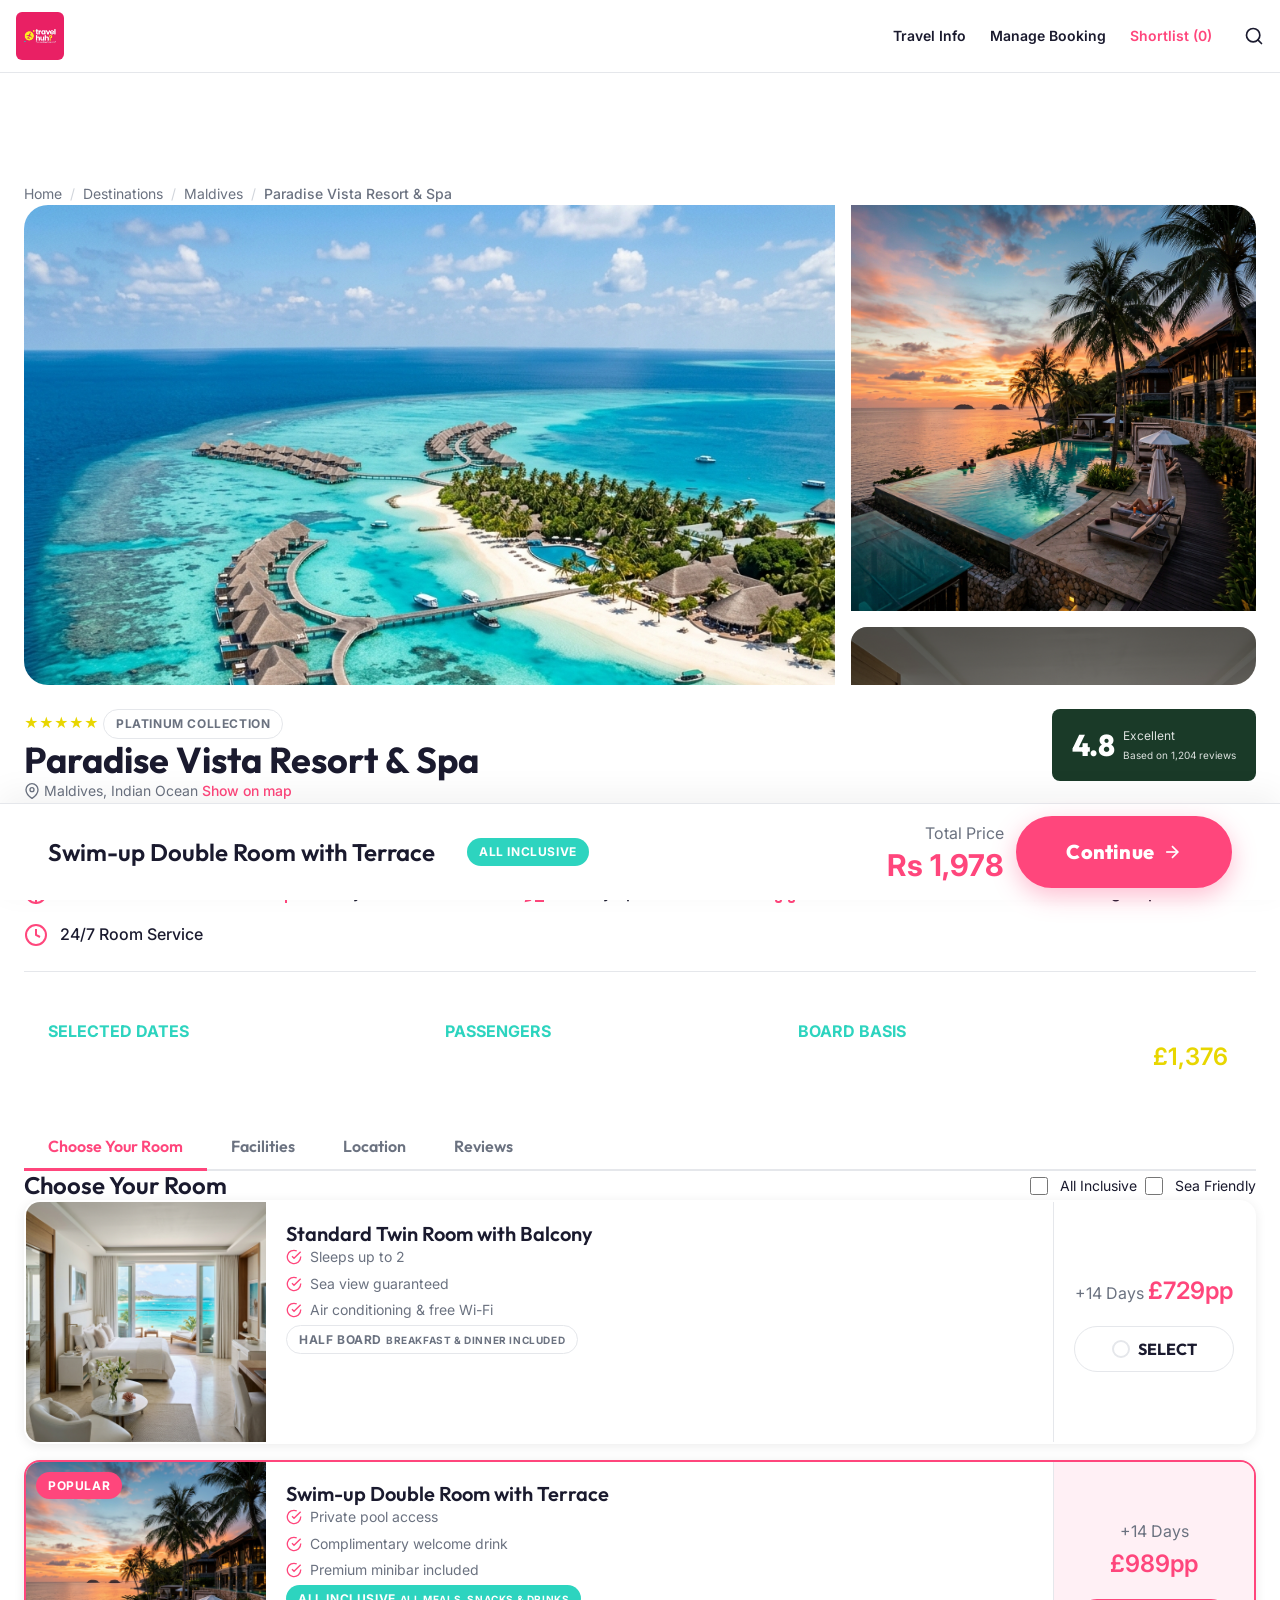
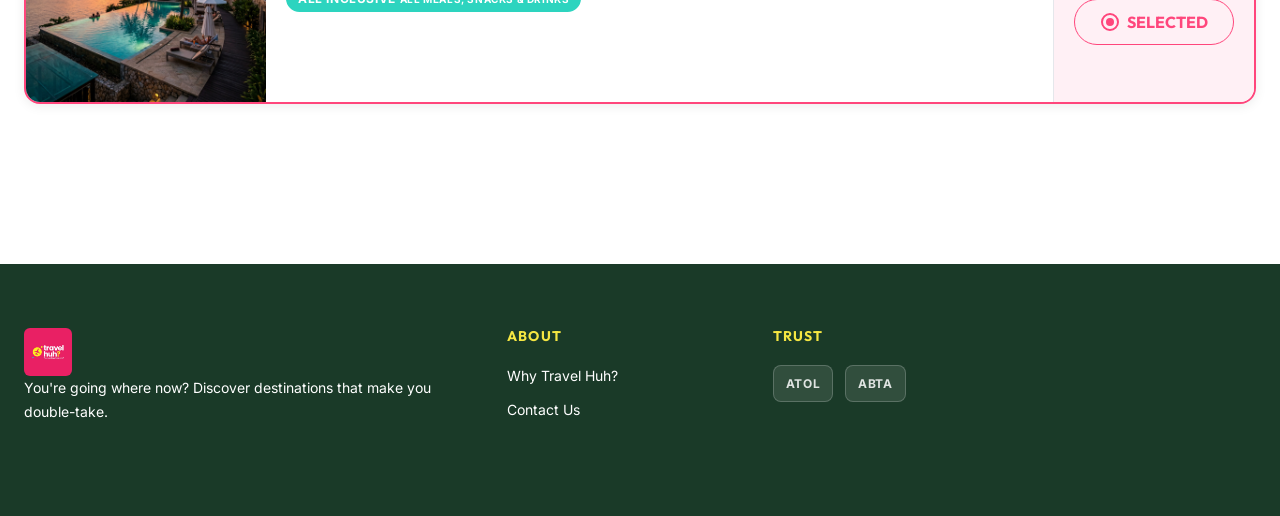
<file: hotel-detail.html>
<!DOCTYPE html>
<html lang="en">
<head>
  <meta charset="UTF-8">
  <meta name="viewport" content="width=device-width, initial-scale=1.0">
  <title>Paradise Vista Resort & Spa | Travel Huh?</title>
  <link rel="stylesheet" href="css/style.css">
  <link rel="stylesheet" href="css/components.css">
</head>
<body class="bg-light">

  <!-- Navigation -->
  <nav class="navbar" id="navbar">
    <div class="navbar__inner">
      <a href="index.html" class="navbar__logo">
        <img src="assets/logo.jpeg" alt="Travel Huh? Logo" class="site-logo">
      </a>
      <ul class="navbar__links">
        <li><a href="#" class="navbar__link">Travel Info</a></li>
        <li><a href="#" class="navbar__link">Manage Booking</a></li>
        <li><a href="search-results.html" class="navbar__link navbar__link--shortlist">Shortlist (0)</a></li>
      </ul>
      <div class="navbar__actions">
        <button class="navbar__action-btn" aria-label="Search">
          <svg width="20" height="20" viewBox="0 0 24 24" fill="none" stroke="currentColor" stroke-width="2" stroke-linecap="round" stroke-linejoin="round"><circle cx="11" cy="11" r="8"></circle><line x1="21" y1="21" x2="16.65" y2="16.65"></line></svg>
        </button>
        <button class="navbar__hamburger" id="mobile-menu-btn" aria-label="Toggle menu">
          <span></span><span></span><span></span>
        </button>
      </div>
    </div>
  </nav>

  <!-- Mobile Menu -->
  <div class="mobile-menu" id="mobile-menu">
    <a href="#" class="mobile-menu__link">Travel Info</a>
    <a href="#" class="mobile-menu__link">Manage Booking</a>
    <a href="search-results.html" class="mobile-menu__link text-pink">Shortlist (0)</a>
  </div>

  <main class="page-wrapper" style="padding-bottom: 120px;">
    
    <div class="container section section--sm">
      
      <!-- Breadcrumb -->
      <nav class="breadcrumb mb-4">
        <a href="index.html">Home</a>
        <span class="breadcrumb__sep">/</span>
        <a href="search-results.html">Destinations</a>
        <span class="breadcrumb__sep">/</span>
        <a href="search-results.html?dest=maldives">Maldives</a>
        <span class="breadcrumb__sep">/</span>
        <span class="fw-medium text-text">Paradise Vista Resort & Spa</span>
      </nav>

      <!-- Image Gallery -->
      <div class="hotel-gallery">
        <div class="hotel-gallery__main">
          <img src="assets/images/dest-maldives.jpg" alt="Main Resort View">
        </div>
        <div class="hotel-gallery__side">
          <img src="assets/images/hotel-pool.jpg" alt="Resort Pool">
          <div class="hotel-gallery__more">
            <img src="assets/images/hotel-room.jpg" alt="Hotel Room">
            <button class="hotel-gallery__more-btn">
              <svg width="24" height="24" viewBox="0 0 24 24" fill="none" stroke="currentColor" stroke-width="2"><rect x="3" y="3" width="18" height="18" rx="2" ry="2"></rect><circle cx="8.5" cy="8.5" r="1.5"></circle><polyline points="21 15 16 10 5 21"></polyline></svg>
              <span>+12 photos</span>
            </button>
          </div>
        </div>
      </div>

      <!-- Hotel Header -->
      <div class="hotel-header">
        <div class="hotel-header__info">
          <div class="stars mb-2">★★★★★</div>
          <span class="badge badge--outline mb-2 ml-2">Platinum Collection</span>
          <h1 class="heading-2 mb-2">Paradise Vista Resort & Spa</h1>
          <div class="result-card__location">
            <svg width="16" height="16" viewBox="0 0 24 24" fill="none" stroke="currentColor" stroke-width="2"><path d="M21 10c0 7-9 13-9 13s-9-6-9-13a9 9 0 0 1 18 0z"></path><circle cx="12" cy="10" r="3"></circle></svg>
            Maldives, Indian Ocean
            <a href="#location" class="text-pink ml-2 fw-medium">Show on map</a>
          </div>
        </div>
        <div class="hotel-header__rating">
          <div class="rating-badge rating-badge--lg">
            <span class="rating-badge__score">4.8</span>
            <span class="rating-badge__label">Excellent<br><small>Based on 1,204 reviews</small></span>
          </div>
        </div>
      </div>

      <div class="divider"></div>

      <!-- The Good Stuff -->
      <section class="hotel-amenities">
        <h3 class="heading-4 mb-4">The Good Stuff</h3>
        <div class="amenities-grid">
          <div class="amenity-item">
            <svg width="24" height="24" viewBox="0 0 24 24" fill="none" stroke="currentColor" stroke-width="2" class="text-pink"><path d="M22 12A10 10 0 0 0 12 2v10z"></path><path d="M12 22A10 10 0 0 0 22 12H12z"></path><path d="M2 12A10 10 0 0 0 12 22V12z"></path><path d="M12 2A10 10 0 0 0 2 12h10z"></path></svg>
            <span>Beachfront</span>
          </div>
          <div class="amenity-item">
            <svg width="24" height="24" viewBox="0 0 24 24" fill="none" stroke="currentColor" stroke-width="2" class="text-pink"><path d="M2 12h20"></path><path d="M12 2v20"></path></svg>
            <span>Infinity Pool</span>
          </div>
          <div class="amenity-item">
            <svg width="24" height="24" viewBox="0 0 24 24" fill="none" stroke="currentColor" stroke-width="2" class="text-pink"><path d="M12 20h9"></path><path d="M16.5 3.5a2.12 2.12 0 0 1 3 3L7 19l-4 1 1-4L16.5 3.5z"></path></svg>
            <span>Luxury Spa</span>
          </div>
          <div class="amenity-item">
            <svg width="24" height="24" viewBox="0 0 24 24" fill="none" stroke="currentColor" stroke-width="2" class="text-pink"><path d="M3 18v-6a9 9 0 0 1 18 0v6"></path><path d="M21 19a2 2 0 0 1-2 2h-1a2 2 0 0 1-2-2v-3a2 2 0 0 1 2-2h3zM3 19a2 2 0 0 0 2 2h1a2 2 0 0 0 2-2v-3a2 2 0 0 0-2-2H3z"></path></svg>
            <span>Live Entertainment</span>
          </div>
          <div class="amenity-item">
            <svg width="24" height="24" viewBox="0 0 24 24" fill="none" stroke="currentColor" stroke-width="2" class="text-pink"><path d="M5 12.55a11 11 0 0 1 14.08 0"></path><path d="M1.42 9a16 16 0 0 1 21.16 0"></path><path d="M8.53 16.11a6 6 0 0 1 6.95 0"></path><line x1="12" y1="20" x2="12.01" y2="20"></line></svg>
            <span>Free High-Speed WiFi</span>
          </div>
          <div class="amenity-item">
            <svg width="24" height="24" viewBox="0 0 24 24" fill="none" stroke="currentColor" stroke-width="2" class="text-pink"><circle cx="12" cy="12" r="10"></circle><polyline points="12 6 12 12 16 14"></polyline></svg>
            <span>24/7 Room Service</span>
          </div>
        </div>
      </section>

      <div class="divider"></div>

      <!-- Sticky Booking Bar Context -->
      <div class="booking-context-bar bg-green text-white">
        <div class="booking-context__group">
          <span class="text-xs fw-bold text-cyan">SELECTED DATES</span>
          <span class="fw-medium">15 Jul - 22 Jul 2026</span>
        </div>
        <div class="booking-context__group">
          <span class="text-xs fw-bold text-cyan">PASSENGERS</span>
          <span class="fw-medium">2 Adults</span>
        </div>
        <div class="booking-context__group">
          <span class="text-xs fw-bold text-cyan">BOARD BASIS</span>
          <span class="fw-medium">All Inclusive</span>
        </div>
        <div class="booking-context__price-box">
          <div class="booking-context__price-label text-xs">Total price</div>
          <div class="booking-context__price heading-4 text-yellow">£1,376</div>
        </div>
      </div>

      <!-- Tabs -->
      <div class="hotel-tabs">
        <div class="tabs mb-6">
          <button class="tab-btn active" data-target="rooms">Choose Your Room</button>
          <button class="tab-btn" data-target="facilities">Facilities</button>
          <button class="tab-btn" data-target="location">Location</button>
          <button class="tab-btn" data-target="reviews">Reviews</button>
        </div>

        <div class="tab-content">
          <!-- Rooms Tab -->
          <div class="tab-panel active" id="rooms">
            <div class="rooms-header mb-4">
              <h3 class="heading-4">Choose Your Room</h3>
              <div class="checkbox-group" style="flex-direction: row;">
                <label class="checkbox-item"><input type="checkbox"> All Inclusive</label>
                <label class="checkbox-item"><input type="checkbox"> Sea Friendly</label>
              </div>
            </div>

            <div class="room-cards">
              <!-- Room 1 -->
              <div class="room-card card">
                <div class="room-card__img">
                  <img src="assets/images/hotel-room.jpg" alt="Standard Twin Room">
                </div>
                <div class="room-card__info">
                  <h4 class="heading-5 mb-2">Standard Twin Room with Balcony</h4>
                  <ul class="room-card__features mb-3">
                    <li><svg width="16" height="16" viewBox="0 0 24 24" fill="none" stroke="currentColor" stroke-width="2" class="text-pink"><path d="M22 11.08V12a10 10 0 1 1-5.93-9.14"></path><polyline points="22 4 12 14.01 9 11.01"></polyline></svg> Sleeps up to 2</li>
                    <li><svg width="16" height="16" viewBox="0 0 24 24" fill="none" stroke="currentColor" stroke-width="2" class="text-pink"><path d="M22 11.08V12a10 10 0 1 1-5.93-9.14"></path><polyline points="22 4 12 14.01 9 11.01"></polyline></svg> Sea view guaranteed</li>
                    <li><svg width="16" height="16" viewBox="0 0 24 24" fill="none" stroke="currentColor" stroke-width="2" class="text-pink"><path d="M22 11.08V12a10 10 0 1 1-5.93-9.14"></path><polyline points="22 4 12 14.01 9 11.01"></polyline></svg> Air conditioning & free Wi-Fi</li>
                  </ul>
                  <div class="badge badge--outline mb-2">Half Board <small>Breakfast & Dinner included</small></div>
                </div>
                <div class="room-card__action">
                  <div class="room-card__price-box">
                    <span class="text-muted text-xs">+14 Days</span>
                    <span class="heading-4 text-pink">£729<span class="text-sm">pp</span></span>
                  </div>
                  <button class="room-card__select" data-room-name="Standard Twin Room with Balcony" data-board="Half Board" data-price-pp="729">
                    <span class="room-card__radio"></span>
                    SELECT
                  </button>
                </div>
              </div>

              <!-- Room 2 -->
              <div class="room-card card selected">
                <div class="room-card__img">
                  <img src="assets/images/hotel-pool.jpg" alt="Swim-up Double Room">
                  <span class="badge badge--pink" style="position: absolute; top: 10px; left: 10px;">Popular</span>
                </div>
                <div class="room-card__info">
                  <h4 class="heading-5 mb-2">Swim-up Double Room with Terrace</h4>
                  <ul class="room-card__features mb-3">
                    <li><svg width="16" height="16" viewBox="0 0 24 24" fill="none" stroke="currentColor" stroke-width="2" class="text-pink"><path d="M22 11.08V12a10 10 0 1 1-5.93-9.14"></path><polyline points="22 4 12 14.01 9 11.01"></polyline></svg> Private pool access</li>
                    <li><svg width="16" height="16" viewBox="0 0 24 24" fill="none" stroke="currentColor" stroke-width="2" class="text-pink"><path d="M22 11.08V12a10 10 0 1 1-5.93-9.14"></path><polyline points="22 4 12 14.01 9 11.01"></polyline></svg> Complimentary welcome drink</li>
                    <li><svg width="16" height="16" viewBox="0 0 24 24" fill="none" stroke="currentColor" stroke-width="2" class="text-pink"><path d="M22 11.08V12a10 10 0 1 1-5.93-9.14"></path><polyline points="22 4 12 14.01 9 11.01"></polyline></svg> Premium minibar included</li>
                  </ul>
                  <div class="badge badge--cyan mb-2">All Inclusive <small>All meals, snacks & drinks</small></div>
                </div>
                <div class="room-card__action bg-pink-light">
                  <div class="room-card__price-box">
                    <span class="text-muted text-xs">+14 Days</span>
                    <span class="heading-4 text-pink">£989<span class="text-sm">pp</span></span>
                  </div>
                  <button class="room-card__select active" data-room-name="Swim-up Double Room with Terrace" data-board="All Inclusive" data-price-pp="989">
                    <span class="room-card__radio active"></span>
                    SELECTED
                  </button>
                </div>
              </div>

            </div>
          </div>

          <!-- Other empty tabs for now -->
          <div class="tab-panel" id="facilities">
            <h3 class="heading-4 mb-4">Hotel Facilities</h3>
            <p class="text-muted">Extensive facilities details would appear here.</p>
          </div>
          <div class="tab-panel" id="location">
            <h3 class="heading-4 mb-4">Location Map</h3>
            <div style="height: 300px; background: #e5e7eb; border-radius: var(--radius-xl); display: flex; align-items: center; justify-content: center; color: var(--color-text-muted);">Interactive Map Placeholder</div>
          </div>
          <div class="tab-panel" id="reviews">
            <h3 class="heading-4 mb-4">Reviews</h3>
            <div class="reviews-grid">
              <div class="card p-5">
                <div class="stars mb-2">★★★★★</div>
                <p class="text-muted mb-4">"Literally said 'Huh?' when I saw the view from my swim-up room. Absolutely stunning resort and the service was world-class."</p>
                <span class="text-sm fw-bold">— Sarah J., London</span>
              </div>
              <div class="card p-5">
                <div class="stars mb-2">★★★★★</div>
                <p class="text-muted mb-4">"We didn't go hungry once. The pools are massive and the food was actually good! What an incredible trip, 10/10."</p>
                <span class="text-sm fw-bold">— Mark T., Manchester</span>
              </div>
              <div class="card p-5">
                <div class="stars mb-2">★★★★☆</div>
                <p class="text-muted mb-4">"The spa is a total dream. My only complaint is that I had to leave. A truly high-end experience for a great price."</p>
                <span class="text-sm fw-bold">— Elena H., Bristol</span>
              </div>
            </div>
          </div>
        </div>
      </div>
      
    </div>
  </main>

  <!-- Sticky Booking Action Bar -->
  <div class="sticky-bar" style="background: var(--color-white); border-top: 1px solid var(--color-border); box-shadow: 0 -10px 30px rgba(0,0,0,0.05);">
    <div class="container sticky-bar__inner">
      <div class="sticky-bar__info" style="align-items: center;">
        <h3 class="heading-4 text-text m-0" id="booking-room-name">Swim-up Double Room with Terrace</h3>
        <span class="badge badge--cyan" id="booking-board">All Inclusive</span>
      </div>
      <div class="sticky-bar__actions" style="align-items: center;">
        <div class="text-right mr-4">
          <div class="text-xs text-muted">Total Price</div>
          <div class="heading-3 text-pink" id="booking-total">£1,978</div>
        </div>
        <a href="checkout.html" class="btn btn--primary btn--xl">Continue <svg width="20" height="20" viewBox="0 0 24 24" fill="none" stroke="currentColor" stroke-width="2"><line x1="5" y1="12" x2="19" y2="12"></line><polyline points="12 5 19 12 12 19"></polyline></svg></a>
      </div>
    </div>
  </div>

  <!-- Footer (Simplified for inner pages) -->
  <footer class="footer">
    <div class="container">
      <div class="footer__grid">
        <div class="footer__brand">
          <a href="index.html" class="footer__brand-logo">
            <img src="assets/logo.jpeg" alt="Travel Huh? Logo" class="site-logo">
          </a>
          <p class="footer__brand-tagline">You're going where now? Discover destinations that make you double-take.</p>
        </div>
        <div>
          <h4 class="footer__col-title">About</h4>
          <ul class="footer__links">
            <li><a href="#" class="footer__link">Why Travel Huh?</a></li>
            <li><a href="#" class="footer__link">Contact Us</a></li>
          </ul>
        </div>
        <div>
          <h4 class="footer__col-title">Trust</h4>
          <div class="footer__trust-badges">
            <span class="footer__trust-badge">ATOL</span>
            <span class="footer__trust-badge">ABTA</span>
          </div>
        </div>
      </div>
    </div>
  </footer>

  <script src="js/main.js"></script>
  <script src="js/hotel.js"></script>
</body>
</html>
</file>
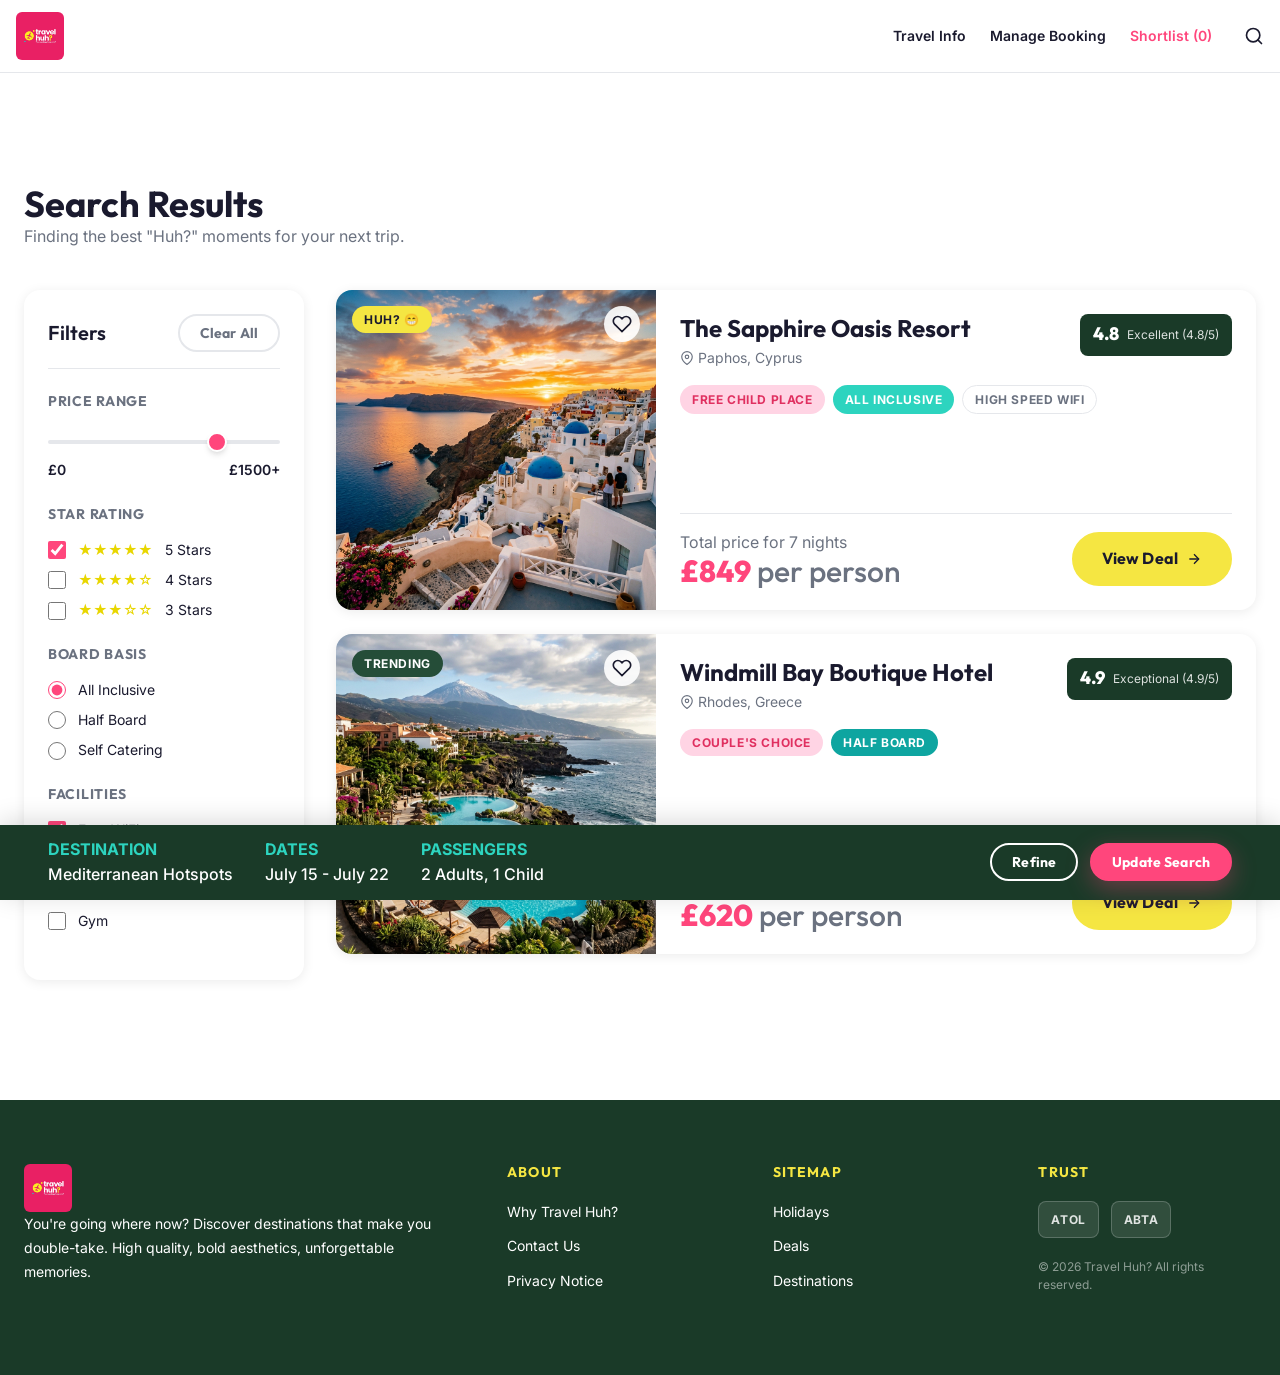
<file: search-results.html>
<!DOCTYPE html>
<html lang="en">
<head>
  <meta charset="UTF-8">
  <meta name="viewport" content="width=device-width, initial-scale=1.0">
  <title>Search Results | Travel Huh?</title>
  <link rel="stylesheet" href="css/style.css">
  <link rel="stylesheet" href="css/components.css">
</head>
<body class="bg-light">

  <!-- Navigation -->
  <nav class="navbar" id="navbar">
    <div class="navbar__inner">
      <a href="index.html" class="navbar__logo">
        <img src="assets/logo.jpeg" alt="Travel Huh? Logo" class="site-logo">
      </a>
      <ul class="navbar__links">
        <li><a href="#" class="navbar__link">Travel Info</a></li>
        <li><a href="#" class="navbar__link">Manage Booking</a></li>
        <li><a href="search-results.html" class="navbar__link navbar__link--shortlist">Shortlist (0)</a></li>
      </ul>
      <div class="navbar__actions">
        <button class="navbar__action-btn" aria-label="Search">
          <svg width="20" height="20" viewBox="0 0 24 24" fill="none" stroke="currentColor" stroke-width="2" stroke-linecap="round" stroke-linejoin="round"><circle cx="11" cy="11" r="8"></circle><line x1="21" y1="21" x2="16.65" y2="16.65"></line></svg>
        </button>
        <button class="navbar__hamburger" id="mobile-menu-btn" aria-label="Toggle menu">
          <span></span><span></span><span></span>
        </button>
      </div>
    </div>
  </nav>

  <!-- Mobile Menu -->
  <div class="mobile-menu" id="mobile-menu">
    <a href="#" class="mobile-menu__link">Travel Info</a>
    <a href="#" class="mobile-menu__link">Manage Booking</a>
    <a href="search-results.html" class="mobile-menu__link text-pink">Shortlist (0)</a>
  </div>

  <main class="page-wrapper" style="padding-bottom: 80px;">
    
    <div class="container section section--sm">
      <div class="section-header">
        <h1 class="heading-2 mb-2">Search Results</h1>
        <p class="text-muted">Finding the best "Huh?" moments for your next trip.</p>
      </div>

      <div class="search-layout">
        <!-- Sidebar Filters -->
        <aside class="search-filters">
          <div class="filters-header">
            <h3 class="heading-5">Filters</h3>
            <button class="btn btn--ghost btn--sm" id="clear-filters">Clear All</button>
          </div>
          
          <div class="filter-section">
            <h4 class="filter-title">Price Range</h4>
            <div class="filter-price">
              <input type="range" class="range-slider" min="0" max="2000" value="1500" id="priceRange">
              <div class="filter-price-labels">
                <span>£0</span>
                <span id="priceValue">£1500+</span>
              </div>
            </div>
          </div>

          <div class="filter-section">
            <h4 class="filter-title">Star Rating</h4>
            <div class="checkbox-group">
              <label class="checkbox-item">
                <input type="checkbox" checked>
                <span class="stars">★★★★★</span> 5 Stars
              </label>
              <label class="checkbox-item">
                <input type="checkbox">
                <span class="stars">★★★★☆</span> 4 Stars
              </label>
              <label class="checkbox-item">
                <input type="checkbox">
                <span class="stars">★★★☆☆</span> 3 Stars
              </label>
            </div>
          </div>

          <div class="filter-section">
            <h4 class="filter-title">Board Basis</h4>
            <div class="radio-group">
              <label class="radio-item">
                <input type="radio" name="board" checked> All Inclusive
              </label>
              <label class="radio-item">
                <input type="radio" name="board"> Half Board
              </label>
              <label class="radio-item">
                <input type="radio" name="board"> Self Catering
              </label>
            </div>
          </div>

          <div class="filter-section">
            <h4 class="filter-title">Facilities</h4>
            <div class="checkbox-group">
              <label class="checkbox-item"><input type="checkbox" checked> Free WiFi</label>
              <label class="checkbox-item"><input type="checkbox"> Pool</label>
              <label class="checkbox-item"><input type="checkbox"> Spa</label>
              <label class="checkbox-item"><input type="checkbox"> Gym</label>
            </div>
          </div>
        </aside>

        <!-- Results List -->
        <div class="search-results">
          
          <!-- Result Item 1 -->
          <div class="result-card">
            <div class="result-card__image-container">
              <span class="badge badge--yellow result-card__badge">Huh? 😁</span>
              <img src="assets/images/dest-santorini.jpg" alt="The Sapphire Oasis Resort" class="result-card__image">
              <button class="result-card__wishlist" data-shortlist-id="sapphire-oasis" aria-label="Add to shortlist">
                <svg width="20" height="20" viewBox="0 0 24 24" fill="none" stroke="currentColor" stroke-width="2"><path d="M20.84 4.61a5.5 5.5 0 0 0-7.78 0L12 5.67l-1.06-1.06a5.5 5.5 0 0 0-7.78 7.78l1.06 1.06L12 21.23l7.78-7.78 1.06-1.06a5.5 5.5 0 0 0 0-7.78z"></path></svg>
              </button>
            </div>
            
            <div class="result-card__content">
              <div class="result-card__header">
                <div>
                  <h3 class="result-card__title">The Sapphire Oasis Resort</h3>
                  <div class="result-card__location">
                    <svg width="14" height="14" viewBox="0 0 24 24" fill="none" stroke="currentColor" stroke-width="2"><path d="M21 10c0 7-9 13-9 13s-9-6-9-13a9 9 0 0 1 18 0z"></path><circle cx="12" cy="10" r="3"></circle></svg>
                    Paphos, Cyprus
                  </div>
                </div>
                <div class="rating-badge">
                  <span class="rating-badge__score">4.8</span>
                  <span class="rating-badge__label">Excellent (4.8/5)</span>
                </div>
              </div>

              <div class="result-card__tags">
                <span class="badge badge--pink-light">Free Child Place</span>
                <span class="badge badge--cyan">All Inclusive</span>
                <span class="badge badge--outline">High Speed WiFi</span>
              </div>

              <div class="result-card__footer">
                <div class="result-card__price-info">
                  <div class="text-xs text-muted mb-1">Total price for 7 nights</div>
                  <div class="result-card__price">£849 <span class="text-sm fw-medium text-muted">per person</span></div>
                </div>
                <a href="hotel-detail.html" class="btn btn--yellow">View Deal <svg width="16" height="16" viewBox="0 0 24 24" fill="none" stroke="currentColor" stroke-width="2"><line x1="5" y1="12" x2="19" y2="12"></line><polyline points="12 5 19 12 12 19"></polyline></svg></a>
              </div>
            </div>
          </div>

          <!-- Result Item 2 -->
          <div class="result-card">
            <div class="result-card__image-container">
              <span class="badge badge--green result-card__badge" style="background-color: var(--color-green-mid);">Trending</span>
              <img src="assets/images/dest-tenerife.jpg" alt="Windmill Bay Boutique Hotel" class="result-card__image">
              <button class="result-card__wishlist" data-shortlist-id="windmill-bay" aria-label="Add to shortlist">
                <svg width="20" height="20" viewBox="0 0 24 24" fill="none" stroke="currentColor" stroke-width="2"><path d="M20.84 4.61a5.5 5.5 0 0 0-7.78 0L12 5.67l-1.06-1.06a5.5 5.5 0 0 0-7.78 7.78l1.06 1.06L12 21.23l7.78-7.78 1.06-1.06a5.5 5.5 0 0 0 0-7.78z"></path></svg>
              </button>
            </div>
            
            <div class="result-card__content">
              <div class="result-card__header">
                <div>
                  <h3 class="result-card__title">Windmill Bay Boutique Hotel</h3>
                  <div class="result-card__location">
                    <svg width="14" height="14" viewBox="0 0 24 24" fill="none" stroke="currentColor" stroke-width="2"><path d="M21 10c0 7-9 13-9 13s-9-6-9-13a9 9 0 0 1 18 0z"></path><circle cx="12" cy="10" r="3"></circle></svg>
                    Rhodes, Greece
                  </div>
                </div>
                <div class="rating-badge">
                  <span class="rating-badge__score">4.9</span>
                  <span class="rating-badge__label">Exceptional (4.9/5)</span>
                </div>
              </div>

              <div class="result-card__tags">
                <span class="badge badge--pink-light">Couple's Choice</span>
                <span class="badge badge--cyan" style="background-color: var(--color-cyan-dark);">Half Board</span>
              </div>

              <div class="result-card__footer">
                <div class="result-card__price-info">
                  <div class="text-xs text-muted mb-1">Total price for 7 nights</div>
                  <div class="result-card__price">£620 <span class="text-sm fw-medium text-muted">per person</span></div>
                </div>
                <a href="hotel-detail.html" class="btn btn--yellow">View Deal <svg width="16" height="16" viewBox="0 0 24 24" fill="none" stroke="currentColor" stroke-width="2"><line x1="5" y1="12" x2="19" y2="12"></line><polyline points="12 5 19 12 12 19"></polyline></svg></a>
              </div>
            </div>
          </div>

        </div>
      </div>
    </div>
  </main>

  <!-- Sticky Bottom Search Bar -->
  <div class="sticky-bar">
    <div class="container sticky-bar__inner">
      <div class="sticky-bar__info">
        <div class="sticky-bar__item">
          <span class="text-xs fw-bold" style="color: var(--color-cyan);">DESTINATION</span>
          <span class="fw-medium text-white">Mediterranean Hotspots</span>
        </div>
        <div class="sticky-bar__item">
          <span class="text-xs fw-bold" style="color: var(--color-cyan);">DATES</span>
          <span class="fw-medium text-white">July 15 - July 22</span>
        </div>
        <div class="sticky-bar__item">
          <span class="text-xs fw-bold" style="color: var(--color-cyan);">PASSENGERS</span>
          <span class="fw-medium text-white">2 Adults, 1 Child</span>
        </div>
      </div>
      <div class="sticky-bar__actions">
        <button class="btn btn--outline-white btn--sm">Refine</button>
        <button class="btn btn--primary btn--sm">Update Search</button>
      </div>
    </div>
  </div>

  <!-- Footer -->
  <footer class="footer">
    <div class="container">
      <div class="footer__grid">
        <div class="footer__brand">
          <a href="index.html" class="footer__brand-logo">
            <img src="assets/logo.jpeg" alt="Travel Huh? Logo" class="site-logo">
          </a>
          <p class="footer__brand-tagline">You're going where now? Discover destinations that make you double-take. High quality, bold aesthetics, unforgettable memories.</p>
        </div>

        <div>
          <h4 class="footer__col-title">About</h4>
          <ul class="footer__links">
            <li><a href="#" class="footer__link">Why Travel Huh?</a></li>
            <li><a href="#" class="footer__link">Contact Us</a></li>
            <li><a href="#" class="footer__link">Privacy Notice</a></li>
          </ul>
        </div>

        <div>
          <h4 class="footer__col-title">Sitemap</h4>
          <ul class="footer__links">
            <li><a href="#" class="footer__link">Holidays</a></li>
            <li><a href="#" class="footer__link">Deals</a></li>
            <li><a href="#" class="footer__link">Destinations</a></li>
          </ul>
        </div>

        <div>
          <h4 class="footer__col-title">Trust</h4>
          <div class="footer__trust-badges">
            <span class="footer__trust-badge">ATOL</span>
            <span class="footer__trust-badge">ABTA</span>
          </div>
          <p style="font-size: var(--text-xs); color: rgba(255,255,255,0.5); line-height: 1.5;">© 2026 Travel Huh? All rights reserved.</p>
        </div>
      </div>
    </div>
  </footer>

  <script src="js/main.js"></script>
  <script src="js/search.js"></script>
</body>
</html>
</file>
<file: css/style.css>
/*
   TRAVEL HUH? — Global Design System
   Brand: Pink, Yellow, Cyan, Dark Green, White
   Fonts: Outfit (headings), Inter (body)
 */

/*Google Fonts*/
@import url('https://fonts.googleapis.com/css2?family=Outfit:wght@300;400;500;600;700;800;900&family=Inter:wght@300;400;500;600;700&display=swap');

/*CSS Custom Properties (Design Tokens)*/
:root {
  color-scheme: light only;
  /* Brand Colors */
  --color-pink:        #FF467C;
  --color-pink-dark:   #E03060;
  --color-pink-light:  #FFD4E4;
  --color-pink-pale:   #FFF0F5;
  --color-yellow:      #F5E642;
  --color-yellow-dark: #E8D600;
  --color-cyan:        #2DD4BF;
  --color-cyan-dark:   #0EA5A0;
  --color-green:       #1A3A28;
  --color-green-mid:   #254D38;
  --color-green-light: #2E6644;

  /* Neutral Colors */
  --color-white:       #FFFFFF;
  --color-cream:       #FAF5ED;
  --color-bg:          #F9FAFB;
  --color-border:      #E5E7EB;
  --color-border-dark: #D1D5DB;
  --color-text:        #1A1A2E;
  --color-text-muted:  #6B7280;
  --color-text-light:  #9CA3AF;

  /* Typography */
  --font-heading: 'Outfit', 'Segoe UI', sans-serif;
  --font-body:    'Inter', 'Segoe UI', sans-serif;

  /* Font Sizes */
  --text-xs:   0.75rem;   /* 12px */
  --text-sm:   0.875rem;  /* 14px */
  --text-base: 1rem;      /* 16px */
  --text-lg:   1.125rem;  /* 18px */
  --text-xl:   1.25rem;   /* 20px */
  --text-2xl:  1.5rem;    /* 24px */
  --text-3xl:  1.875rem;  /* 30px */
  --text-4xl:  2.25rem;   /* 36px */
  --text-5xl:  3rem;      /* 48px */
  --text-6xl:  3.75rem;   /* 60px */

  /* Spacing */
  --space-1:   0.25rem;
  --space-2:   0.5rem;
  --space-3:   0.75rem;
  --space-4:   1rem;
  --space-5:   1.25rem;
  --space-6:   1.5rem;
  --space-8:   2rem;
  --space-10:  2.5rem;
  --space-12:  3rem;
  --space-16:  4rem;
  --space-20:  5rem;
  --space-24:  6rem;

  /* Border Radius */
  --radius-sm:   0.375rem;
  --radius-md:   0.5rem;
  --radius-lg:   0.75rem;
  --radius-xl:   1rem;
  --radius-2xl:  1.5rem;
  --radius-full: 9999px;

  /* Shadows */
  --shadow-sm:   0 1px 2px 0 rgba(0,0,0,0.05);
  --shadow-md:   0 4px 6px -1px rgba(0,0,0,0.1), 0 2px 4px -1px rgba(0,0,0,0.06);
  --shadow-lg:   0 10px 15px -3px rgba(0,0,0,0.1), 0 4px 6px -2px rgba(0,0,0,0.05);
  --shadow-xl:   0 20px 25px -5px rgba(0,0,0,0.1), 0 10px 10px -5px rgba(0,0,0,0.04);
  --shadow-pink: 0 8px 24px rgba(255,70,124,0.35);
  --shadow-card: 0 2px 12px rgba(0,0,0,0.08);

  /* Transitions */
  --transition-fast:   all 0.15s ease;
  --transition-base:   all 0.25s ease;
  --transition-slow:   all 0.4s ease;
  --transition-bounce: all 0.3s cubic-bezier(0.34,1.56,0.64,1);

  /* Layout */
  --container-max: 1280px;
  --nav-height: 70px;
}

/* ---------- CSS Reset ---------- */
*, *::before, *::after {
  box-sizing: border-box;
  margin: 0;
  padding: 0;
}

html {
  scroll-behavior: smooth;
  font-size: 16px;
  -webkit-text-size-adjust: 100%;
}

body {
  font-family: var(--font-body);
  font-size: var(--text-base);
  color: var(--color-text);
  background-color: var(--color-white);
  line-height: 1.6;
  -webkit-font-smoothing: antialiased;
  -moz-osx-font-smoothing: grayscale;
  overflow-x: hidden;
}

img, video {
  display: block;
  max-width: 100%;
  height: auto;
}

a {
  color: inherit;
  text-decoration: none;
  transition: var(--transition-fast);
}

ul, ol { list-style: none; }

button {
  cursor: pointer;
  border: none;
  background: none;
  font-family: var(--font-body);
  font-size: var(--text-base);
}

input, select, textarea {
  font-family: var(--font-body);
  font-size: var(--text-base);
}

h1, h2, h3, h4, h5, h6 {
  font-family: var(--font-heading);
  line-height: 1.2;
  font-weight: 700;
}

/* ---------- Layout Utilities ---------- */
.container {
  width: 100%;
  max-width: var(--container-max);
  margin-left: auto;
  margin-right: auto;
  padding-left: var(--space-6);
  padding-right: var(--space-6);
}

.container--narrow {
  max-width: 860px;
}

.section {
  padding-top: var(--space-16);
  padding-bottom: var(--space-16);
}

.section--sm {
  padding-top: var(--space-10);
  padding-bottom: var(--space-10);
}

.section--lg {
  padding-top: var(--space-24);
  padding-bottom: var(--space-24);
}

/* ---------- Typography Utilities ---------- */
.heading-1 { font-size: var(--text-5xl); font-weight: 800; line-height: 1.1; }
.heading-2 { font-size: var(--text-4xl); font-weight: 700; line-height: 1.15; }
.heading-3 { font-size: var(--text-3xl); font-weight: 700; line-height: 1.2; }
.heading-4 { font-size: var(--text-2xl); font-weight: 600; }
.heading-5 { font-size: var(--text-xl); font-weight: 600; }

.text-pink    { color: var(--color-pink); }
.text-yellow  { color: var(--color-yellow-dark); }
.text-cyan    { color: var(--color-cyan); }
.text-green   { color: var(--color-green); }
.text-muted   { color: var(--color-text-muted); }
.text-white   { color: var(--color-white); }

.text-center { text-align: center; }
.text-left   { text-align: left; }
.text-right  { text-align: right; }

.font-heading { font-family: var(--font-heading); }
.font-body    { font-family: var(--font-body); }

.fw-light    { font-weight: 300; }
.fw-regular  { font-weight: 400; }
.fw-medium   { font-weight: 500; }
.fw-semibold { font-weight: 600; }
.fw-bold     { font-weight: 700; }
.fw-extrabold{ font-weight: 800; }
.fw-black    { font-weight: 900; }

/* ---------- Section Headers ---------- */
.section-header {
  margin-bottom: var(--space-10);
}

.section-header__label {
  display: inline-flex;
  align-items: center;
  gap: var(--space-2);
  font-size: var(--text-sm);
  font-weight: 600;
  text-transform: uppercase;
  letter-spacing: 0.08em;
  color: var(--color-pink);
  margin-bottom: var(--space-3);
}

.section-header__label::before {
  content: '';
  display: inline-block;
  width: 24px;
  height: 2px;
  background: var(--color-pink);
  border-radius: var(--radius-full);
}

.section-header__title {
  font-family: var(--font-heading);
  font-size: var(--text-3xl);
  font-weight: 800;
  color: var(--color-text);
  margin-bottom: var(--space-2);
}

.section-header__subtitle {
  font-size: var(--text-lg);
  color: var(--color-text-muted);
  max-width: 600px;
}

.section-header--center {
  text-align: center;
}

.section-header--center .section-header__label {
  justify-content: center;
}

.section-header--center .section-header__label::before {
  display: none;
}

.section-header--center .section-header__subtitle {
  margin-left: auto;
  margin-right: auto;
}

/* ---------- Buttons ---------- */
.btn {
  display: inline-flex;
  align-items: center;
  justify-content: center;
  gap: var(--space-2);
  padding: 0.75rem 1.75rem;
  border-radius: var(--radius-full);
  font-family: var(--font-heading);
  font-size: var(--text-base);
  font-weight: 700;
  transition: var(--transition-bounce);
  cursor: pointer;
  border: 2px solid transparent;
  white-space: nowrap;
  letter-spacing: 0.01em;
}

.btn--primary {
  background: var(--color-pink);
  color: var(--color-white);
  border-color: var(--color-pink);
  box-shadow: var(--shadow-pink);
}

.btn--primary:hover {
  background: var(--color-pink-dark);
  border-color: var(--color-pink-dark);
  transform: translateY(-2px);
  box-shadow: 0 12px 28px rgba(255,70,124,0.45);
}

.btn--yellow {
  background: var(--color-yellow);
  color: var(--color-text);
  border-color: var(--color-yellow);
}

.btn--yellow:hover {
  background: var(--color-yellow-dark);
  border-color: var(--color-yellow-dark);
  transform: translateY(-2px);
  box-shadow: 0 8px 20px rgba(245,230,66,0.4);
}

.btn--outline {
  background: transparent;
  color: var(--color-pink);
  border-color: var(--color-pink);
}

.btn--outline:hover {
  background: var(--color-pink);
  color: var(--color-white);
  transform: translateY(-2px);
}

.btn--outline-white {
  background: transparent;
  color: var(--color-white);
  border-color: var(--color-white);
}

.btn--outline-white:hover {
  background: var(--color-white);
  color: var(--color-pink);
}

.btn--ghost {
  background: transparent;
  color: var(--color-text-muted);
  border-color: var(--color-border);
}

.btn--ghost:hover {
  border-color: var(--color-pink);
  color: var(--color-pink);
}

.btn--sm {
  padding: 0.5rem 1.25rem;
  font-size: var(--text-sm);
}

.btn--lg {
  padding: 1rem 2.5rem;
  font-size: var(--text-lg);
}

.btn--xl {
  padding: 1.125rem 3rem;
  font-size: var(--text-xl);
  font-weight: 800;
}

.btn--icon {
  width: 2.5rem;
  height: 2.5rem;
  padding: 0;
  border-radius: var(--radius-full);
}

/* ---------- Badge / Tags ---------- */
.badge {
  display: inline-flex;
  align-items: center;
  gap: var(--space-1);
  padding: 0.25rem 0.75rem;
  border-radius: var(--radius-full);
  font-size: var(--text-xs);
  font-weight: 700;
  text-transform: uppercase;
  letter-spacing: 0.05em;
}

.badge--pink     { background: var(--color-pink); color: var(--color-white); }
.badge--yellow   { background: var(--color-yellow); color: var(--color-text); }
.badge--cyan     { background: var(--color-cyan); color: var(--color-white); }
.badge--green    { background: var(--color-green); color: var(--color-white); }
.badge--pink-light { background: var(--color-pink-light); color: var(--color-pink-dark); }
.badge--outline  { background: transparent; border: 1.5px solid var(--color-border); color: var(--color-text-muted); }
.badge--outline-pink { background: transparent; border: 1.5px solid var(--color-pink); color: var(--color-pink); }

/* ---------- Cards ---------- */
.card {
  background: var(--color-white);
  border-radius: var(--radius-xl);
  overflow: hidden;
  box-shadow: var(--shadow-card);
  transition: var(--transition-base);
}

.card:hover {
  box-shadow: var(--shadow-xl);
  transform: translateY(-4px);
}

.card__image {
  position: relative;
  overflow: hidden;
}

.card__image img {
  width: 100%;
  height: 100%;
  object-fit: cover;
  transition: transform 0.5s ease;
}

.card:hover .card__image img {
  transform: scale(1.06);
}

.card__body {
  padding: var(--space-5);
}

.card__footer {
  padding: var(--space-4) var(--space-5);
  border-top: 1px solid var(--color-border);
  display: flex;
  align-items: center;
  justify-content: space-between;
}

/* ---------- Deal Card ---------- */
.deal-card {
  background: var(--color-white);
  border-radius: var(--radius-xl);
  overflow: hidden;
  box-shadow: var(--shadow-card);
  transition: var(--transition-base);
  position: relative;
  flex: 0 0 calc(33.333% - (var(--space-5) * 2 / 3));
}

.deal-card:hover {
  box-shadow: var(--shadow-xl);
  transform: translateY(-5px);
}

.deal-card__image {
  height: 200px;
  overflow: hidden;
  position: relative;
}

.deal-card__image img {
  width: 100%;
  height: 100%;
  object-fit: cover;
  transition: transform 0.5s ease;
}

.deal-card:hover .deal-card__image img {
  transform: scale(1.08);
}

.deal-card__badge {
  position: absolute;
  top: var(--space-3);
  left: var(--space-3);
  z-index: 2;
}

.deal-card__wishlist {
  position: absolute;
  top: var(--space-3);
  right: var(--space-3);
  z-index: 2;
  width: 32px;
  height: 32px;
  background: rgba(255,255,255,0.9);
  border-radius: var(--radius-full);
  display: flex;
  align-items: center;
  justify-content: center;
  cursor: pointer;
  transition: var(--transition-base);
  border: none;
}

.deal-card__wishlist:hover {
  background: var(--color-pink);
  color: var(--color-white);
}

.deal-card__wishlist.active,
.result-card__wishlist.active {
  background: var(--color-pink);
  color: var(--color-white);
}

.deal-card__body {
  padding: var(--space-4) var(--space-5) var(--space-5);
}

.deal-card__destination {
  font-size: var(--text-xs);
  color: var(--color-text-muted);
  font-weight: 500;
  text-transform: uppercase;
  letter-spacing: 0.06em;
  margin-bottom: var(--space-1);
}

.deal-card__name {
  font-family: var(--font-heading);
  font-size: var(--text-lg);
  font-weight: 700;
  color: var(--color-text);
  margin-bottom: var(--space-2);
  line-height: 1.3;
}

.deal-card__features {
  display: flex;
  flex-wrap: wrap;
  gap: var(--space-1);
  margin-bottom: var(--space-3);
}

.deal-card__price-row {
  display: flex;
  align-items: center;
  justify-content: space-between;
}

.deal-card__price-label {
  font-size: var(--text-xs);
  color: var(--color-text-muted);
}

.deal-card__price {
  font-family: var(--font-heading);
  font-size: var(--text-2xl);
  font-weight: 800;
  color: var(--color-pink);
}

.deal-card__price-pp {
  font-size: var(--text-sm);
  font-weight: 500;
  color: var(--color-text-muted);
}

/* ---------- Stars ---------- */
.stars {
  display: inline-flex;
  align-items: center;
  gap: 2px;
  color: var(--color-yellow-dark);
  font-size: var(--text-sm);
}

/* ---------- Rating Badge ---------- */
.rating-badge {
  display: inline-flex;
  align-items: center;
  gap: var(--space-2);
  background: var(--color-green);
  color: var(--color-white);
  padding: 0.4rem 0.8rem;
  border-radius: var(--radius-md);
}

.rating-badge__score {
  font-family: var(--font-heading);
  font-size: var(--text-lg);
  font-weight: 800;
}

.rating-badge__label {
  font-size: var(--text-xs);
  opacity: 0.85;
}

/* ---------- Form Elements ---------- */
.form-group {
  display: flex;
  flex-direction: column;
  gap: var(--space-1);
}

.form-label {
  font-size: var(--text-sm);
  font-weight: 600;
  color: var(--color-text);
}

.form-input {
  width: 100%;
  padding: 0.75rem 1rem;
  border: 1.5px solid var(--color-border);
  border-radius: var(--radius-md);
  font-family: var(--font-body);
  font-size: var(--text-base);
  color: var(--color-text);
  background: var(--color-white);
  transition: var(--transition-fast);
  outline: none;
}

.form-input:focus {
  border-color: var(--color-pink);
  box-shadow: 0 0 0 3px rgba(255,70,124,0.1);
}

.form-input::placeholder {
  color: var(--color-text-light);
}

.form-select {
  width: 100%;
  padding: 0.75rem 1rem;
  border: 1.5px solid var(--color-border);
  border-radius: var(--radius-md);
  font-family: var(--font-body);
  font-size: var(--text-base);
  color: var(--color-text);
  background: var(--color-white);
  cursor: pointer;
  outline: none;
  appearance: none;
  background-image: url("data:image/svg+xml,%3Csvg xmlns='http://www.w3.org/2000/svg' width='20' height='20' viewBox='0 0 24 24' fill='none' stroke='%236B7280' stroke-width='2'%3E%3Cpath d='M6 9l6 6 6-6'/%3E%3C/svg%3E");
  background-repeat: no-repeat;
  background-position: right 0.75rem center;
  padding-right: 2.5rem;
}

.form-select:focus {
  border-color: var(--color-pink);
  box-shadow: 0 0 0 3px rgba(255,70,124,0.1);
}

/* ---------- Checkbox & Radio ---------- */
.checkbox-group,
.radio-group {
  display: flex;
  flex-direction: column;
  gap: var(--space-2);
}

.checkbox-item,
.radio-item {
  display: flex;
  align-items: center;
  gap: var(--space-3);
  cursor: pointer;
  font-size: var(--text-sm);
  color: var(--color-text);
}

.checkbox-item input[type="checkbox"],
.radio-item input[type="radio"] {
  width: 18px;
  height: 18px;
  accent-color: var(--color-pink);
  cursor: pointer;
  flex-shrink: 0;
}

/* ---------- Range Slider ---------- */
.range-slider {
  width: 100%;
  height: 4px;
  border-radius: var(--radius-full);
  background: var(--color-border);
  outline: none;
  -webkit-appearance: none;
  appearance: none;
  cursor: pointer;
}

.range-slider::-webkit-slider-thumb {
  -webkit-appearance: none;
  width: 20px;
  height: 20px;
  border-radius: var(--radius-full);
  background: var(--color-pink);
  cursor: pointer;
  border: 2px solid var(--color-white);
  box-shadow: var(--shadow-md);
}

/* ---------- Divider ---------- */
.divider {
  height: 1px;
  background: var(--color-border);
  border: none;
  margin: var(--space-6) 0;
}

/* ---------- USP Strip ---------- */
.usp-strip {
  background: var(--color-cream);
  border-top: 1px solid var(--color-border);
  border-bottom: 1px solid var(--color-border);
  padding: var(--space-4) 0;
}

.usp-strip__inner {
  display: flex;
  align-items: center;
  justify-content: center;
  gap: var(--space-8);
  flex-wrap: wrap;
}

.usp-item {
  display: flex;
  align-items: center;
  gap: var(--space-2);
  font-size: var(--text-sm);
  font-weight: 600;
  color: var(--color-text);
  white-space: nowrap;
}

.usp-item__icon {
  width: 36px;
  height: 36px;
  background: var(--color-pink);
  border-radius: var(--radius-full);
  display: flex;
  align-items: center;
  justify-content: center;
  color: var(--color-white);
  font-size: var(--text-base);
  flex-shrink: 0;
}

/* ---------- Skeleton Loading ---------- */
.skeleton {
  background: linear-gradient(90deg, #f0f0f0 25%, #e0e0e0 50%, #f0f0f0 75%);
  background-size: 200% 100%;
  animation: skeleton-loading 1.5s infinite;
  border-radius: var(--radius-md);
}

@keyframes skeleton-loading {
  0%   { background-position: 200% 0; }
  100% { background-position: -200% 0; }
}

/* ---------- Animations ---------- */
@keyframes fadeInUp {
  from { opacity: 0; transform: translateY(24px); }
  to   { opacity: 1; transform: translateY(0); }
}

@keyframes fadeIn {
  from { opacity: 0; }
  to   { opacity: 1; }
}

@keyframes slideInLeft {
  from { opacity: 0; transform: translateX(-24px); }
  to   { opacity: 1; transform: translateX(0); }
}

@keyframes pulse {
  0%, 100% { opacity: 1; }
  50%       { opacity: 0.6; }
}

@keyframes float {
  0%, 100% { transform: translateY(0); }
  50%       { transform: translateY(-8px); }
}

.animate-fadeInUp  { animation: fadeInUp 0.6s ease both; }
.animate-fadeIn    { animation: fadeIn 0.5s ease both; }
.animate-slideInLeft { animation: slideInLeft 0.6s ease both; }
.animate-float     { animation: float 3s ease-in-out infinite; }

/* ---------- Scroll-triggered reveal ---------- */
.reveal {
  opacity: 0;
  transform: translateY(32px);
  transition: opacity 0.7s ease, transform 0.7s ease;
}

.reveal.revealed {
  opacity: 1;
  transform: translateY(0);
}

.reveal--delay-1 { transition-delay: 0.1s; }
.reveal--delay-2 { transition-delay: 0.2s; }
.reveal--delay-3 { transition-delay: 0.3s; }
.reveal--delay-4 { transition-delay: 0.4s; }

/* ---------- Swiper / Carousel ---------- */
.carousel-wrapper {
  position: relative;
  overflow: hidden;
}

.carousel-track {
  display: flex;
  gap: var(--space-5);
  transition: transform 0.45s cubic-bezier(0.25, 0.46, 0.45, 0.94);
  will-change: transform;
}

.carousel-nav {
  display: flex;
  align-items: center;
  gap: var(--space-2);
}

.carousel-btn {
  width: 44px;
  height: 44px;
  border-radius: var(--radius-full);
  border: 2px solid var(--color-border);
  background: var(--color-white);
  display: flex;
  align-items: center;
  justify-content: center;
  cursor: pointer;
  transition: var(--transition-base);
  font-size: var(--text-lg);
  color: var(--color-text);
}

.carousel-btn:hover {
  border-color: var(--color-pink);
  background: var(--color-pink);
  color: var(--color-white);
}

.carousel-btn:disabled {
  opacity: 0.3;
  cursor: default;
}

.carousel-btn:disabled:hover {
  border-color: var(--color-border);
  background: var(--color-white);
  color: var(--color-text);
}

/* ---------- Progress Steps ---------- */
.steps {
  display: flex;
  align-items: center;
  justify-content: center;
  gap: 0;
}

.step {
  display: flex;
  flex-direction: column;
  align-items: center;
  position: relative;
  flex: 1;
  max-width: 180px;
}

.step::before {
  content: '';
  position: absolute;
  top: 20px;
  left: calc(-50%);
  right: calc(50%);
  height: 2px;
  background: var(--color-border);
}

.step:first-child::before { display: none; }

.step.active::before,
.step.completed::before {
  background: var(--color-pink);
}

.step__circle {
  width: 40px;
  height: 40px;
  border-radius: var(--radius-full);
  border: 2px solid var(--color-border);
  background: var(--color-white);
  display: flex;
  align-items: center;
  justify-content: center;
  font-family: var(--font-heading);
  font-weight: 700;
  font-size: var(--text-base);
  color: var(--color-text-muted);
  z-index: 1;
  transition: var(--transition-base);
}

.step.active .step__circle {
  background: var(--color-pink);
  border-color: var(--color-pink);
  color: var(--color-white);
  box-shadow: 0 0 0 4px rgba(255,70,124,0.2);
}

.step.completed .step__circle {
  background: var(--color-green);
  border-color: var(--color-green);
  color: var(--color-white);
}

.step__label {
  font-size: var(--text-xs);
  font-weight: 600;
  color: var(--color-text-muted);
  margin-top: var(--space-2);
  text-align: center;
}

.step.active .step__label {
  color: var(--color-pink);
}

.step.completed .step__label {
  color: var(--color-green);
}

/* ---------- Tabs ---------- */
.tabs {
  display: flex;
  border-bottom: 2px solid var(--color-border);
  gap: 0;
}

.tab-btn {
  padding: var(--space-3) var(--space-6);
  font-family: var(--font-heading);
  font-size: var(--text-base);
  font-weight: 600;
  color: var(--color-text-muted);
  border-bottom: 3px solid transparent;
  margin-bottom: -2px;
  cursor: pointer;
  transition: var(--transition-fast);
  background: none;
  border-top: none;
  border-left: none;
  border-right: none;
}

.tab-btn:hover {
  color: var(--color-pink);
}

.tab-btn.active {
  color: var(--color-pink);
  border-bottom-color: var(--color-pink);
}

.tab-panel {
  display: none;
}

.tab-panel.active {
  display: block;
  animation: fadeIn 0.35s ease;
}

/* ---------- Newsletter Section ---------- */
.newsletter-section {
  background: var(--color-green);
  border-radius: var(--radius-2xl);
  padding: var(--space-12) var(--space-8);
  display: flex;
  align-items: center;
  gap: var(--space-8);
  position: relative;
  overflow: hidden;
}

.newsletter-section::before {
  content: '';
  position: absolute;
  top: -40%;
  right: -5%;
  width: 280px;
  height: 280px;
  background: rgba(255,255,255,0.04);
  border-radius: var(--radius-full);
}

.newsletter-section__icon {
  width: 80px;
  height: 80px;
  background: var(--color-yellow);
  border-radius: var(--radius-full);
  display: flex;
  align-items: center;
  justify-content: center;
  font-size: 2rem;
  flex-shrink: 0;
  animation: float 3s ease-in-out infinite;
}

.newsletter-section__content {
  flex: 1;
}

.newsletter-section__label {
  display: inline-flex;
  align-items: center;
  gap: var(--space-1);
  font-size: var(--text-xs);
  font-weight: 700;
  text-transform: uppercase;
  letter-spacing: 0.1em;
  color: var(--color-yellow);
  margin-bottom: var(--space-2);
}

.newsletter-section__title {
  font-family: var(--font-heading);
  font-size: var(--text-3xl);
  font-weight: 800;
  color: var(--color-white);
  margin-bottom: var(--space-2);
}

.newsletter-section__subtitle {
  font-size: var(--text-base);
  color: rgba(255,255,255,0.75);
  margin-bottom: var(--space-5);
}

.newsletter-form {
  display: flex;
  gap: var(--space-3);
  max-width: 420px;
}

.newsletter-input {
  flex: 1;
  padding: 0.75rem 1.25rem;
  border-radius: var(--radius-full);
  border: none;
  font-family: var(--font-body);
  font-size: var(--text-base);
  outline: none;
  background: rgba(255,255,255,0.12);
  color: var(--color-white);
  transition: var(--transition-fast);
}

.newsletter-input::placeholder {
  color: rgba(255,255,255,0.5);
}

.newsletter-input:focus {
  background: rgba(255,255,255,0.2);
}

/* ---------- Breadcrumb ---------- */
.breadcrumb {
  display: flex;
  align-items: center;
  gap: var(--space-2);
  font-size: var(--text-sm);
  color: var(--color-text-muted);
  flex-wrap: wrap;
}

.breadcrumb__sep {
  color: var(--color-border-dark);
}

.breadcrumb a:hover {
  color: var(--color-pink);
}

/* ---------- Tooltip ---------- */
.tooltip-wrapper {
  position: relative;
  display: inline-flex;
}

.tooltip {
  position: absolute;
  bottom: calc(100% + 8px);
  left: 50%;
  transform: translateX(-50%);
  background: var(--color-text);
  color: var(--color-white);
  font-size: var(--text-xs);
  padding: 0.35rem 0.75rem;
  border-radius: var(--radius-sm);
  white-space: nowrap;
  pointer-events: none;
  opacity: 0;
  transition: var(--transition-fast);
}

.tooltip-wrapper:hover .tooltip {
  opacity: 1;
}

/* ---------- Overlay ---------- */
.overlay {
  position: fixed;
  inset: 0;
  background: rgba(0,0,0,0.5);
  z-index: 900;
  opacity: 0;
  pointer-events: none;
  transition: var(--transition-base);
}

.overlay.active {
  opacity: 1;
  pointer-events: all;
}

/* ---------- Sticky Bar ---------- */
.sticky-bar {
  position: fixed;
  bottom: 0;
  left: 0;
  right: 0;
  z-index: 500;
  background: var(--color-green);
  padding: var(--space-3) var(--space-6);
  box-shadow: 0 -4px 24px rgba(0,0,0,0.15);
}

/* ---------- Scrollbar ---------- */
::-webkit-scrollbar { width: 8px; }
::-webkit-scrollbar-track { background: var(--color-bg); }
::-webkit-scrollbar-thumb {
  background: var(--color-border-dark);
  border-radius: var(--radius-full);
}
::-webkit-scrollbar-thumb:hover { background: var(--color-pink); }

/* ---------- Selection ---------- */
::selection {
  background: var(--color-pink-light);
  color: var(--color-pink-dark);
}

/* ---------- Accessibility ---------- */
.sr-only {
  position: absolute;
  width: 1px;
  height: 1px;
  padding: 0;
  margin: -1px;
  overflow: hidden;
  clip: rect(0,0,0,0);
  white-space: nowrap;
  border-width: 0;
}

:focus-visible {
  outline: 3px solid var(--color-pink);
  outline-offset: 2px;
  border-radius: var(--radius-sm);
}

/* ============================================================
   HEADER COMPONENT (First Choice Theme)
   ============================================================ */
.header-main {
  width: 100%;
  position: relative;
  z-index: 1000;
  display: flex;
  flex-direction: column;
}

.header-main--floating {
  box-shadow: 0 10px 30px rgba(0,0,0,0.15);
  position: fixed;
  top: 0;
}

.header-main__inner {
  max-width: var(--container-max);
  margin: 0 auto;
  padding: 0 var(--space-6);
  display: flex;
  align-items: center;
  justify-content: space-between;
  width: 100%;
  gap: var(--space-6);
}

.header-main__top {
  background-color: var(--color-white);
  padding: var(--space-3) 0;
  color: var(--color-text);
}

.header-main__logo img,
.header-main__logo svg,
.site-logo {
  height: 48px;
  width: auto;
  border-radius: var(--radius-sm);
}

.header-main__nav {
  display: flex;
  align-items: center;
  gap: var(--space-6);
  margin-right: auto;
}

.header-main__nav a {
  color: var(--color-pink);
  font-weight: 800;
  font-size: var(--text-sm);
  text-transform: uppercase;
  letter-spacing: 0.5px;
}
.header-main__nav a:hover {
  color: var(--color-pink-dark);
}

.header-main__nav--white a {
  color: var(--color-white);
  opacity: 0.9;
}
.header-main__nav--white a:hover {
  color: var(--color-white);
  opacity: 1;
}

.header-main__utils {
  display: flex;
  align-items: center;
  gap: var(--space-4);
}

.header-main__link {
  color: var(--color-text);
  font-weight: 600;
  font-size: var(--text-sm);
  display: flex;
  align-items: center;
  gap: var(--space-2);
  transition: opacity 0.2s, background 0.2s, color 0.2s;
}
.header-main__link:hover {
  color: var(--color-pink);
}

.header-main__link--pill {
  background: var(--color-pink);
  color: var(--color-white);
  padding: var(--space-2) var(--space-4);
  border-radius: var(--radius-full);
}
.header-main__link--pill:hover {
  background: var(--color-pink-dark);
  color: var(--color-white);
  opacity: 1;
}

.header-main__bottom {
  background-color: var(--color-green);
  color: var(--color-white);
  text-align: center;
  padding: var(--space-2) 0;
  font-size: var(--text-sm);
  font-weight: 500;
  display: flex;
  justify-content: center;
}

/* Navbar (Search Results & other pages) */
.navbar {
  background-color: var(--color-white);
  border-bottom: 1px solid var(--color-border);
  padding: var(--space-3) 0;
  position: sticky;
  top: 0;
  z-index: 1000;
}

.navbar__inner {
  display: flex;
  align-items: center;
  justify-content: space-between;
  width: 100%;
  max-width: var(--container-max);
  margin: 0 auto;
  padding: 0 var(--space-4);
}

.navbar__links {
  display: flex;
  align-items: center;
  gap: var(--space-6);
  margin-left: auto;
  margin-right: var(--space-8);
}

.navbar__link {
  font-weight: 600;
  font-size: var(--text-sm);
  color: var(--color-text);
  transition: var(--transition-fast);
}
.navbar__link:hover {
  color: var(--color-pink);
}
.navbar__link--shortlist {
  color: var(--color-pink);
}

.navbar__actions {
  display: flex;
  align-items: center;
  gap: var(--space-4);
}

.navbar__action-btn {
  color: var(--color-text);
  display: flex;
  align-items: center;
  justify-content: center;
}
.navbar__action-btn:hover {
  color: var(--color-pink);
}

/* Navbar Hamburger */
.navbar__hamburger {
  display: none;
  flex-direction: column;
  gap: 5px;
  background: transparent;
  border: none;
  cursor: pointer;
  padding: var(--space-2);
}

.navbar__hamburger span {
  width: 24px;
  height: 2px;
  background-color: var(--color-pink); /* Visible on white background */
  border-radius: 2px;
  transition: var(--transition-fast);
}

@media (max-width: 1024px) {
  .header-main__nav,
  .header-main__utils {
    display: none; /* Hide desktop links on mobile */
  }
  
  .navbar__hamburger {
    display: flex; /* Show hamburger button */
  }
}

/* Mobile Menu */
.mobile-menu {
  position: fixed;
  top: 110px; /* Explicit height instead of undefined variable */
  left: 0;
  right: 0;
  background: var(--color-white);
  z-index: 999;
  border-bottom: 1px solid var(--color-border);
  padding: var(--space-6);
  display: flex;
  flex-direction: column;
  gap: var(--space-2);
  transform: translateY(-100%);
  opacity: 0;
  transition: transform 0.3s ease, opacity 0.3s ease;
  pointer-events: none;
  box-shadow: 0 10px 30px rgba(0,0,0,0.1);
}

.mobile-menu.active {
  transform: translateY(0);
  opacity: 1;
  pointer-events: all;
}

.mobile-menu__link {
  display: block;
  padding: var(--space-3) var(--space-4);
  font-weight: 600;
  color: var(--color-text);
  border-radius: var(--radius-md);
  transition: var(--transition-fast);
}

.mobile-menu__link:hover {
  background: var(--color-pink-pale);
  color: var(--color-pink);
}

/* ============================================================
   FOOTER COMPONENT
   ============================================================ */
.footer {
  background: var(--color-green);
  color: var(--color-white);
  padding-top: var(--space-16);
  padding-bottom: var(--space-6);
}

.footer__grid {
  display: grid;
  grid-template-columns: 2fr 1fr 1fr 1fr;
  gap: var(--space-12);
  margin-bottom: var(--space-12);
}

.footer__brand-logo {
  margin-bottom: var(--space-4);
}

.footer__brand-logo img {
  height: 48px;
  width: auto;
}

.footer__brand-tagline {
  font-size: var(--text-sm);
  color: var(--color-white);
  line-height: 1.7;
  margin-bottom: var(--space-5);
}

.footer__socials {
  display: flex;
  gap: var(--space-3);
}

.footer__social-link {
  width: 38px;
  height: 38px;
  border-radius: var(--radius-full);
  border: 1.5px solid var(--color-white);
  display: flex;
  align-items: center;
  justify-content: center;
  font-size: var(--text-base);
  color: var(--color-white);
  transition: var(--transition-base);
}

.footer__social-link:hover {
  background: var(--color-pink);
  border-color: var(--color-pink);
  color: var(--color-white);
  transform: translateY(-2px);
}

.footer__col-title {
  font-family: var(--font-heading);
  font-size: var(--text-sm);
  font-weight: 700;
  text-transform: uppercase;
  letter-spacing: 0.08em;
  color: var(--color-yellow);
  margin-bottom: var(--space-5);
}

.footer__links {
  display: flex;
  flex-direction: column;
  gap: var(--space-3);
}

.footer__link {
  font-size: var(--text-sm);
  color: var(--color-white);
  transition: var(--transition-fast);
  display: flex;
  align-items: center;
  gap: var(--space-2);
}

.footer__link:hover {
  color: var(--color-white);
  transform: translateX(4px);
}

.footer__trust-badges {
  display: flex;
  gap: var(--space-3);
  margin-bottom: var(--space-5);
}

.footer__trust-badge {
  background: rgba(255,255,255,0.1);
  border: 1px solid rgba(255,255,255,0.2);
  border-radius: var(--radius-md);
  padding: var(--space-2) var(--space-3);
  font-size: var(--text-xs);
  font-weight: 700;
  letter-spacing: 0.05em;
  color: rgba(255,255,255,0.85);
}

.footer__subscribe-form {
  display: flex;
  border-radius: var(--radius-full);
  overflow: hidden;
  border: 1.5px solid rgba(255,255,255,0.2);
}

.footer__subscribe-input {
  flex: 1;
  padding: 0.65rem 1rem;
  background: transparent;
  border: none;
  color: var(--color-white);
  font-family: var(--font-body);
  font-size: var(--text-sm);
  outline: none;
}

.footer__subscribe-input::placeholder {
  color: rgba(255,255,255,0.45);
}

.footer__subscribe-btn {
  padding: 0.65rem 1rem;
  background: var(--color-pink);
  color: var(--color-white);
  border: none;
  cursor: pointer;
  font-size: var(--text-base);
  transition: var(--transition-fast);
}

.footer__subscribe-btn:hover {
  background: var(--color-pink-dark);
}

.footer__bottom {
  padding-top: var(--space-6);
  border-top: 1px solid rgba(255,255,255,0.12);
  display: flex;
  align-items: center;
  justify-content: space-between;
  flex-wrap: wrap;
  gap: var(--space-4);
}

.footer__copyright {
  font-size: var(--text-xs);
  color: var(--color-white);
}

.footer__bottom-links {
  display: flex;
  gap: var(--space-5);
}

.footer__bottom-link {
  font-size: var(--text-xs);
  color: var(--color-white);
  transition: var(--transition-fast);
}

.footer__bottom-link:hover {
  color: var(--color-white);
}

/*
   PAGE WRAPPER (accounts for fixed navbar)
*/
.page-wrapper {
  padding-top: var(--nav-height);
}

.page-wrapper--hero {
  padding-top: 0; /* Hero page has no top pad since hero starts under navbar */
}

/* 
   RESPONSIVE BREAKPOINTS
  */
@media (max-width: 1024px) {
  :root {
    --container-max: 100%;
  }

  .footer__grid {
    grid-template-columns: 1fr 1fr;
    gap: var(--space-8);
  }
}

@media (max-width: 768px) {
  :root {
    --nav-height: 60px;
  }

  .navbar__links {
    display: none;
  }

  .navbar__hamburger {
    display: flex;
  }

  .section { padding-top: var(--space-12); padding-bottom: var(--space-12); }
  .section--lg { padding-top: var(--space-16); padding-bottom: var(--space-16); }

  .section-header__title { font-size: var(--text-2xl); }
  .heading-1 { font-size: var(--text-3xl); }
  .heading-2 { font-size: var(--text-2xl); }

  .usp-strip__inner { gap: var(--space-4); }

  .footer__grid {
    grid-template-columns: 1fr;
    gap: var(--space-6);
  }

  .footer__bottom {
    flex-direction: column;
    align-items: flex-start;
  }

  .newsletter-section {
    flex-direction: column;
    text-align: center;
  }

  .newsletter-form {
    max-width: 100%;
    flex-direction: column;
  }
}

@media (max-width: 480px) {
  .container { padding-left: var(--space-4); padding-right: var(--space-4); }
  .btn--xl { padding: 0.875rem 1.75rem; font-size: var(--text-base); }
}
</file>
<file: css/components.css>
/*
   TRAVEL HUH? — Components & Page Specific Styles
  */

/*Hero Sectiion */
.hero {
  position: relative;
  min-height: 500px;
  display: flex;
  align-items: center;
  padding: 140px 0 var(--space-8) 0; /* Huge top padding to completely clear the 120px fixed header */
  overflow: hidden;
}

.hero__bg {
  position: absolute;
  inset: 0;
  z-index: -2;
}

.hero__bg img {
  width: 100%;
  height: 100%;
  object-fit: cover;
  object-position: center;
}

.hero__overlay {
  position: absolute;
  inset: 0;
  background: linear-gradient(to right, rgba(0,0,0,0.2) 0%, rgba(0,0,0,0.6) 100%);
  z-index: -1;
}

.hero__inner {
  display: flex;
  align-items: center;
  justify-content: space-between;
  flex-direction: row-reverse; /* Reverses the DOM order so Widget is on the left, Text on the right */
  width: 100%;
  gap: var(--space-8);
  position: relative;
  z-index: 10;
}

.hero__widget-col {
  flex: 0 0 450px;
}

.hero__text-col {
  flex: 1;
  text-align: right;
  color: var(--color-white);
  text-shadow: 0 2px 10px rgba(0,0,0,0.8);
}

.hero__title {
  font-size: var(--text-6xl);
  font-weight: 900;
  line-height: 1.1;
  margin-bottom: var(--space-4);
}
.hero__title .highlight {
  display: inline-block;
  background: var(--color-yellow);
  color: var(--color-text);
  padding: 0 var(--space-2);
  transform: rotate(-4deg);
  border-radius: 8px 4px 8px 4px;
  box-shadow: 4px 4px 0px var(--color-text);
  text-shadow: none; /* Override white text shadow from parent */
}

.hero__subtitle {
  font-size: var(--text-2xl);
  font-weight: 600;
}

/* Search Widget Card  */
.search-widget-card {
  background: var(--color-cream);
  border-radius: 40px 10px 40px 10px;
  box-shadow: 10px 10px 0px var(--color-pink-dark);
  border: 3px solid var(--color-text);
  overflow: hidden;
}

.search-widget-tabs {
  display: flex;
}

.search-tab {
  flex: 1;
  padding: var(--space-3);
  display: flex;
  align-items: center;
  justify-content: center;
  gap: var(--space-2);
  font-weight: 700;
  font-size: var(--text-sm);
  color: var(--color-pink);
  background: rgba(255,255,255,0.5);
  border: none;
  cursor: pointer;
  border-bottom: 2px solid transparent;
}

.search-tab.active {
  background: var(--color-cream);
  border-bottom: 2px solid var(--color-pink);
}

.search-widget-body {
  padding: var(--space-5);
}

.search-widget-title {
  font-size: var(--text-xl);
  font-weight: 900;
  margin-bottom: var(--space-4);
  color: var(--color-text);
}

.search-input-row {
  display: flex;
  align-items: center;
  background: var(--color-white);
  border-radius: var(--radius-sm);
  padding: var(--space-2) var(--space-3);
  margin-bottom: var(--space-3);
  border: 1px solid var(--color-border);
}

.search-input-row--split {
  padding: 0;
  background: transparent;
  border: none;
  gap: var(--space-3);
}

.search-field-half {
  flex: 1;
  display: flex;
  align-items: center;
  background: var(--color-white);
  border-radius: var(--radius-sm);
  padding: var(--space-2) var(--space-3);
  border: 1px solid var(--color-border);
}

.search-icon {
  margin-right: var(--space-3);
  color: var(--color-text-muted);
}

.search-field {
  display: flex;
  flex-direction: column;
  width: 100%;
}

.search-field label {
  font-size: 11px;
  font-weight: 700;
  text-transform: uppercase;
  color: var(--color-text-muted);
}

.search-field input, .search-field select {
  border: none;
  background: transparent;
  font-family: var(--font-heading);
  font-size: var(--text-md);
  font-weight: 600;
  color: var(--color-text);
  outline: none;
  width: 100%;
  padding: 0;
  margin-top: 2px;
}

.search-field input::placeholder {
  color: var(--color-text-light);
  font-weight: 500;
}

.search-submit-btn {
  width: 100%;
  margin-top: var(--space-2);
  padding: var(--space-3);
  font-size: var(--text-lg);
  border-radius: 10px 30px 10px 30px;
  background-color: var(--color-yellow) !important;
  color: var(--color-text) !important;
  border: 2px solid var(--color-text);
  font-weight: 900;
  box-shadow: 4px 4px 0px var(--color-text);
  transition: transform 0.1s, box-shadow 0.1s;
}
.search-submit-btn:hover {
  transform: translate(2px, 2px);
  box-shadow: 2px 2px 0px var(--color-text);
}

.surprise-me-btn {
  position: absolute;
  right: var(--space-2);
  top: 50%;
  transform: translateY(-50%);
  background: var(--color-cyan);
  color: var(--color-white);
  border: 2px solid var(--color-text);
  border-radius: 20px 5px 20px 5px;
  padding: 4px 10px;
  font-size: 11px;
  font-weight: 800;
  text-transform: uppercase;
  cursor: pointer;
  box-shadow: 2px 2px 0px var(--color-text);
  transition: all 0.1s;
}
.surprise-me-btn:hover {
  transform: translateY(-50%) translate(1px, 1px);
  box-shadow: 1px 1px 0px var(--color-text);
}

/*Trending Grid */
.trending-grid {
  display: grid;
  grid-template-columns: repeat(3, 1fr);
  grid-template-rows: repeat(2, 300px);
  gap: var(--space-4);
}

.trending-card {
  position: relative;
  border-radius: var(--radius-xl);
  overflow: hidden;
  display: block;
}

.trending-card:hover .trending-card__img {
  transform: scale(1.05);
}

.trending-card__img {
  width: 100%;
  height: 100%;
  object-fit: cover;
  transition: transform 0.6s ease;
}

.trending-card__overlay {
  position: absolute;
  inset: 0;
  background: linear-gradient(to top, rgba(0,0,0,0.8) 0%, transparent 50%);
  display: flex;
  align-items: flex-end;
  padding: var(--space-6);
}

.trending-card__title {
  color: var(--color-white);
  font-size: var(--text-2xl);
  font-weight: 800;
}

.trending-card--large {
  grid-column: span 2;
  grid-row: span 2;
}

/* Split Content Section (Why Us)*/
.split-content {
  display: grid;
  grid-template-columns: 1fr 1fr;
  gap: var(--space-12);
  align-items: center;
}

.split-content__image {
  border-radius: var(--radius-2xl);
  overflow: hidden;
  box-shadow: var(--shadow-xl);
  position: relative;
}

.split-content__image::after {
  content: '';
  position: absolute;
  top: -20px;
  right: -20px;
  bottom: 20px;
  left: 20px;
  background: var(--color-pink-pale);
  z-index: -1;
  border-radius: var(--radius-2xl);
}

.split-content__list {
  margin-top: var(--space-6);
  margin-bottom: var(--space-8);
}

.split-content__list li {
  display: flex;
  align-items: flex-start;
  gap: var(--space-3);
  margin-bottom: var(--space-4);
}

.split-content__icon {
  color: var(--color-pink);
  margin-top: 2px;
}

.split-content__text h4 {
  font-size: var(--text-lg);
  margin-bottom: var(--space-1);
}

.split-content__text p {
  color: var(--color-text-muted);
  font-size: var(--text-sm);
}

/*Blog Row */
.blog-row {
  display: grid;
  grid-template-columns: repeat(3, 1fr);
  gap: var(--space-6);
}

.blog-card {
  position: relative;
  border-radius: var(--radius-xl);
  overflow: hidden;
  aspect-ratio: 3/4;
}

.blog-card:hover .blog-card__img {
  transform: scale(1.05);
}

.blog-card__img {
  width: 100%;
  height: 100%;
  object-fit: cover;
  transition: transform 0.6s ease;
}

.blog-card__content {
  position: absolute;
  inset: 0;
  background: linear-gradient(to top, rgba(0,0,0,0.8) 0%, rgba(0,0,0,0) 60%);
  display: flex;
  flex-direction: column;
  justify-content: flex-end;
  padding: var(--space-5);
  color: var(--color-white);
}

.blog-card__tag {
  align-self: flex-start;
  background: var(--color-pink);
  color: var(--color-white);
  padding: 0.25rem 0.75rem;
  border-radius: var(--radius-full);
  font-size: var(--text-xs);
  font-weight: 700;
  text-transform: uppercase;
  margin-bottom: var(--space-3);
}

.blog-card__title {
  font-size: var(--text-xl);
  font-weight: 700;
  margin-bottom: var(--space-2);
  line-height: 1.2;
}

/*Responsive */
@media (max-width: 1024px) {
  .trending-grid {
    grid-template-columns: 1fr 1fr;
  }
  .trending-card--large {
    grid-column: span 2;
    grid-row: span 1;
  }
}

@media (max-width: 768px) {
  .hero {
    display: block;
    padding: 0;
    min-height: auto;
  }
  
  .hero__bg {
    position: absolute;
    top: 0;
    left: 0;
    height: 470px; /* 150px padding + 270px text + 50px overlap = 470px */
    width: 100%;
    z-index: 1;
  }
  
  .hero__inner {
    display: flex;
    flex-direction: column; /* Text is now first in HTML, so it correctly stacks on top */
    padding-top: 150px; /* Fully clear the header so text sits beautifully on the image */
    position: relative;
    z-index: 2;
  }
  
  .hero__text-col {
    position: relative;
    height: 270px; /* Adjusted height to keep overlap ratio */
    display: flex;
    flex-direction: column;
    justify-content: center;
    text-align: center;
    padding: 0 var(--space-4);
  }
  
  .hero__title--right {
    font-size: var(--text-4xl);
    text-shadow: 0 4px 12px rgba(0,0,0,0.8);
  }
  
  .hero__subtitle--right {
    font-size: var(--text-lg);
    text-shadow: 0 2px 8px rgba(0,0,0,0.8);
  }
  
  .hero__widget-col {
    width: 100%;
  }
  
  .search-widget-card {
    border-radius: var(--radius-xl) var(--radius-xl) 0 0;
    border: none;
    box-shadow: 0 -5px 20px rgba(0,0,0,0.15);
  }
  
  .hero__overlay {
    background: rgba(0,0,0,0.5);
    z-index: 1; /* Fix: bring overlay above the image in the new stacking context */
  }
  
  .search-input-row {
    padding-right: var(--space-3) !important; /* Remove the huge right padding on mobile */
    flex-wrap: wrap;
  }
  

  .search-input-row--split {
    flex-direction: column;
    gap: var(--space-3);
  }
  
  .search-field-half {
    width: 100%;
  }

  .carousel-wrapper {
    overflow-x: auto;
    scroll-snap-type: x mandatory;
    padding-bottom: var(--space-4);
    -webkit-overflow-scrolling: touch;
    /* Hide scrollbar */
    scrollbar-width: none; 
  }
  .carousel-wrapper::-webkit-scrollbar {
    display: none;
  }
  
  .carousel-track {
    width: max-content;
    padding: 0 var(--space-4);
  }
  
  .deal-card {
    flex: 0 0 85vw;
    scroll-snap-align: center;
  }

  .trending-grid {
    grid-template-columns: 1fr;
    grid-template-rows: auto;
  }
  
  .trending-card--large {
    grid-column: span 1;
    aspect-ratio: 1/1;
  }
  
  .trending-card:not(.trending-card--large) {
    aspect-ratio: 4/3;
  }
  
  .split-content {
    grid-template-columns: 1fr;
  }
  
  .blog-row {
    grid-template-columns: 1fr;
  }
}

/*  Search Layout */
.search-layout {
  display: grid;
  grid-template-columns: 280px 1fr;
  gap: var(--space-8);
  margin-top: var(--space-6);
}

/*Sidebar Filters*/
.search-filters {
  background: var(--color-white);
  border-radius: var(--radius-xl);
  padding: var(--space-6);
  box-shadow: var(--shadow-card);
  align-self: start;
}

.filters-header {
  display: flex;
  align-items: center;
  justify-content: space-between;
  margin-bottom: var(--space-6);
  border-bottom: 1px solid var(--color-border);
  padding-bottom: var(--space-4);
}

.filter-section {
  margin-bottom: var(--space-6);
}

.filter-title {
  font-size: var(--text-sm);
  font-weight: 700;
  text-transform: uppercase;
  letter-spacing: 0.05em;
  color: var(--color-text-muted);
  margin-bottom: var(--space-4);
}

.filter-price-labels {
  display: flex;
  justify-content: space-between;
  margin-top: var(--space-2);
  font-size: var(--text-sm);
  font-weight: 600;
  color: var(--color-text);
}

/*Search Results List */
.search-results {
  display: flex;
  flex-direction: column;
  gap: var(--space-6);
}

.result-card {
  display: flex;
  background: var(--color-white);
  border-radius: var(--radius-xl);
  overflow: hidden;
  box-shadow: var(--shadow-card);
  transition: var(--transition-base);
}

.result-card:hover {
  box-shadow: var(--shadow-lg);
  transform: translateY(-2px);
}

.result-card__image-container {
  width: 320px;
  position: relative;
  flex-shrink: 0;
}

.result-card__image {
  width: 100%;
  height: 100%;
  object-fit: cover;
}

.result-card__badge {
  position: absolute;
  top: var(--space-4);
  left: var(--space-4);
  z-index: 2;
}

.result-card__wishlist {
  position: absolute;
  top: var(--space-4);
  right: var(--space-4);
  z-index: 2;
  width: 36px;
  height: 36px;
  background: rgba(255,255,255,0.9);
  border-radius: var(--radius-full);
  display: flex;
  align-items: center;
  justify-content: center;
  cursor: pointer;
  border: none;
  color: var(--color-text);
  transition: var(--transition-base);
}

.result-card__wishlist:hover {
  background: var(--color-pink);
  color: var(--color-white);
}

.result-card__content {
  flex: 1;
  padding: var(--space-6);
  display: flex;
  flex-direction: column;
}

.result-card__header {
  display: flex;
  justify-content: space-between;
  align-items: flex-start;
  margin-bottom: var(--space-4);
}

.result-card__title {
  font-family: var(--font-heading);
  font-size: var(--text-2xl);
  font-weight: 700;
  margin-bottom: var(--space-1);
}

.result-card__location {
  display: flex;
  align-items: center;
  gap: var(--space-1);
  font-size: var(--text-sm);
  color: var(--color-text-muted);
}

.result-card__tags {
  display: flex;
  flex-wrap: wrap;
  gap: var(--space-2);
  margin-bottom: auto;
}

.result-card__footer {
  display: flex;
  justify-content: space-between;
  align-items: flex-end;
  margin-top: var(--space-6);
  padding-top: var(--space-4);
  border-top: 1px solid var(--color-border);
}

.result-card__price {
  font-family: var(--font-heading);
  font-size: var(--text-3xl);
  font-weight: 800;
  color: var(--color-pink);
  line-height: 1;
}

/*Sticky Bottom Bar */
.sticky-bar {
  position: fixed;
  bottom: 0;
  left: 0;
  right: 0;
  z-index: 500;
  background: var(--color-green);
  padding: var(--space-3) var(--space-6);
  box-shadow: 0 -4px 24px rgba(0,0,0,0.15);
}

.sticky-bar__inner {
  display: flex;
  justify-content: space-between;
  align-items: center;
}

.sticky-bar__info {
  display: flex;
  gap: var(--space-8);
}

.sticky-bar__item {
  display: flex;
  flex-direction: column;
}

.sticky-bar__actions {
  display: flex;
  gap: var(--space-3);
}

@media (max-width: 1024px) {
  .search-layout {
    grid-template-columns: 1fr;
  }
  .search-filters {
    display: none;
  }
}

@media (max-width: 768px) {
  .result-card {
    flex-direction: column;
  }
  .result-card__image-container {
    width: 100%;
    height: 240px;
  }
  .sticky-bar__info {
    display: none;
  }
  .sticky-bar__inner {
    justify-content: center;
  }
}

/*Hotel Detail CSS */
.hotel-gallery {
  display: grid;
  grid-template-columns: 2fr 1fr;
  gap: var(--space-4);
  margin-bottom: var(--space-6);
  border-radius: var(--radius-2xl);
  overflow: hidden;
  height: 480px;
}

.hotel-gallery img {
  width: 100%;
  height: 100%;
  object-fit: cover;
  transition: transform 0.5s ease;
}

.hotel-gallery__main {
  position: relative;
  overflow: hidden;
}

.hotel-gallery__side {
  display: grid;
  grid-template-rows: 1fr 1fr;
  gap: var(--space-4);
}

.hotel-gallery__main:hover img,
.hotel-gallery__side > img:hover {
  transform: scale(1.05);
}

.hotel-gallery__more {
  position: relative;
  overflow: hidden;
  border-radius: var(--radius-xl);
}

.hotel-gallery__more::after {
  content: '';
  position: absolute;
  inset: 0;
  background: rgba(0,0,0,0.5);
  transition: background 0.3s ease;
}

.hotel-gallery__more:hover::after {
  background: rgba(0,0,0,0.4);
}

.hotel-gallery__more-btn {
  position: absolute;
  inset: 0;
  z-index: 2;
  display: flex;
  flex-direction: column;
  align-items: center;
  justify-content: center;
  gap: var(--space-2);
  color: var(--color-white);
  font-family: var(--font-heading);
  font-size: var(--text-lg);
  font-weight: 700;
}

.hotel-header {
  display: flex;
  justify-content: space-between;
  align-items: flex-start;
  margin-bottom: var(--space-6);
}

.rating-badge--lg {
  padding: 0.75rem 1.25rem;
}

.rating-badge--lg .rating-badge__score {
  font-size: var(--text-3xl);
}

.amenities-grid {
  display: grid;
  grid-template-columns: repeat(auto-fill, minmax(200px, 1fr));
  gap: var(--space-4);
}

.amenity-item {
  display: flex;
  align-items: center;
  gap: var(--space-3);
  font-weight: 500;
}

.booking-context-bar {
  display: flex;
  align-items: center;
  justify-content: space-between;
  padding: var(--space-4) var(--space-6);
  border-radius: var(--radius-xl);
  margin-bottom: var(--space-8);
}

.booking-context__group {
  display: flex;
  flex-direction: column;
}

.rooms-header {
  display: flex;
  justify-content: space-between;
  align-items: center;
}

.room-cards {
  display: flex;
  flex-direction: column;
  gap: var(--space-4);
}

.room-card {
  display: flex;
  border: 2px solid transparent;
}

.room-card.selected {
  border-color: var(--color-pink);
}

.room-card__img {
  width: 240px;
  position: relative;
  flex-shrink: 0;
}

.room-card__img img {
  width: 100%;
  height: 100%;
  object-fit: cover;
}

.room-card__info {
  flex: 1;
  padding: var(--space-5);
  border-right: 1px solid var(--color-border);
}

.room-card__features li {
  display: flex;
  align-items: center;
  gap: var(--space-2);
  font-size: var(--text-sm);
  color: var(--color-text-muted);
  margin-bottom: var(--space-1);
}

.room-card__action {
  width: 200px;
  display: flex;
  flex-direction: column;
  justify-content: center;
  align-items: center;
  padding: var(--space-5);
  text-align: center;
}

.room-card__price-box {
  margin-bottom: var(--space-4);
}

.room-card__select {
  display: flex;
  align-items: center;
  justify-content: center;
  gap: var(--space-2);
  width: 100%;
  padding: 0.75rem;
  border-radius: var(--radius-full);
  border: 1.5px solid var(--color-border);
  background: var(--color-white);
  font-family: var(--font-heading);
  font-weight: 700;
  color: var(--color-text);
  transition: var(--transition-fast);
}

.room-card__radio {
  width: 18px;
  height: 18px;
  border-radius: var(--radius-full);
  border: 2px solid var(--color-border);
  position: relative;
}

.room-card__radio.active {
  border-color: var(--color-pink);
}

.room-card__radio.active::after {
  content: '';
  position: absolute;
  inset: 3px;
  background: var(--color-pink);
  border-radius: var(--radius-full);
}

.room-card__select.active {
  border-color: var(--color-pink);
  background: var(--color-pink-pale);
  color: var(--color-pink);
}

.reviews-grid {
  display: grid;
  grid-template-columns: repeat(3, 1fr);
  gap: var(--space-6);
}

.bg-pink-light {
  background-color: var(--color-pink-pale);
}

@media (max-width: 1024px) {
  .hotel-gallery {
    grid-template-columns: 1fr;
    height: auto;
  }
  .hotel-gallery__side {
    grid-template-columns: 1fr 1fr;
    grid-template-rows: 200px;
  }
  .booking-context-bar {
    flex-wrap: wrap;
    gap: var(--space-4);
  }
  .room-card {
    flex-direction: column;
  }
  .room-card__img {
    width: 100%;
    height: 200px;
  }
  .room-card__info {
    border-right: none;
    border-bottom: 1px solid var(--color-border);
  }
  .room-card__action {
    width: 100%;
    flex-direction: row;
    justify-content: space-between;
  }
  .room-card__price-box {
    margin-bottom: 0;
    text-align: left;
  }
  .room-card__select {
    width: auto;
    padding: 0.5rem 1.5rem;
  }
  .reviews-grid {
    grid-template-columns: 1fr;
  }
}

/*Checkout CSS*/
.checkout-stepper {
  max-width: 600px;
  margin: 0 auto;
}

.checkout-layout {
  display: grid;
  grid-template-columns: 1.5fr 1fr;
  gap: var(--space-10);
  align-items: start;
}

.form-grid {
  display: grid;
  grid-template-columns: 1fr 1fr;
  gap: var(--space-4);
}

.extras-grid {
  display: grid;
  grid-template-columns: 1fr 1fr;
  gap: var(--space-4);
}

.extra-card {
  border: 2px solid transparent;
}

.extra-card.border-green {
  border-color: var(--color-green);
}

.extra-card__header {
  display: flex;
  justify-content: space-between;
  align-items: flex-start;
}

.extra-card__icon {
  width: 48px;
  height: 48px;
  border-radius: var(--radius-md);
  display: flex;
  align-items: center;
  justify-content: center;
}

.checkout-sidebar {
  position: sticky;
  top: 100px;
}

.summary-card {
  overflow: hidden;
}

.summary-card__header {
  position: relative;
  height: 180px;
}

.summary-card__img {
  width: 100%;
  height: 100%;
  object-fit: cover;
}

.summary-list {
  display: flex;
  flex-direction: column;
  gap: var(--space-3);
}

.summary-list__item {
  display: flex;
  justify-content: space-between;
  align-items: center;
  font-size: var(--text-sm);
  color: rgba(255,255,255,0.8);
}

/* Utility classes used in checkout */
.border-bottom { border-bottom: 1px solid var(--color-border); }
.pb-4 { padding-bottom: 1rem; }
.mb-10 { margin-bottom: 2.5rem; }
.mt-10 { margin-top: 2.5rem; }
.mt-6 { margin-top: 1.5rem; }
.p-6 { padding: 1.5rem; }
.w-100 { width: 100%; }
.d-flex { display: flex; }
.align-items-center { align-items: center; }
.align-items-end { align-items: flex-end; }
.justify-content-between { justify-content: space-between; }
.gap-1 { gap: 0.25rem; }
.gap-3 { gap: 0.75rem; }
.rounded-lg { border-radius: var(--radius-lg); }

@media (max-width: 1024px) {
  .checkout-layout {
    grid-template-columns: 1fr;
  }
  .checkout-sidebar {
    position: static;
    order: -1; /* Sidebar goes to top on mobile */
  }
}

@media (max-width: 640px) {
  .form-grid {
    grid-template-columns: 1fr;
  }
  .extras-grid {
    grid-template-columns: 1fr;
  }
}
</file>
